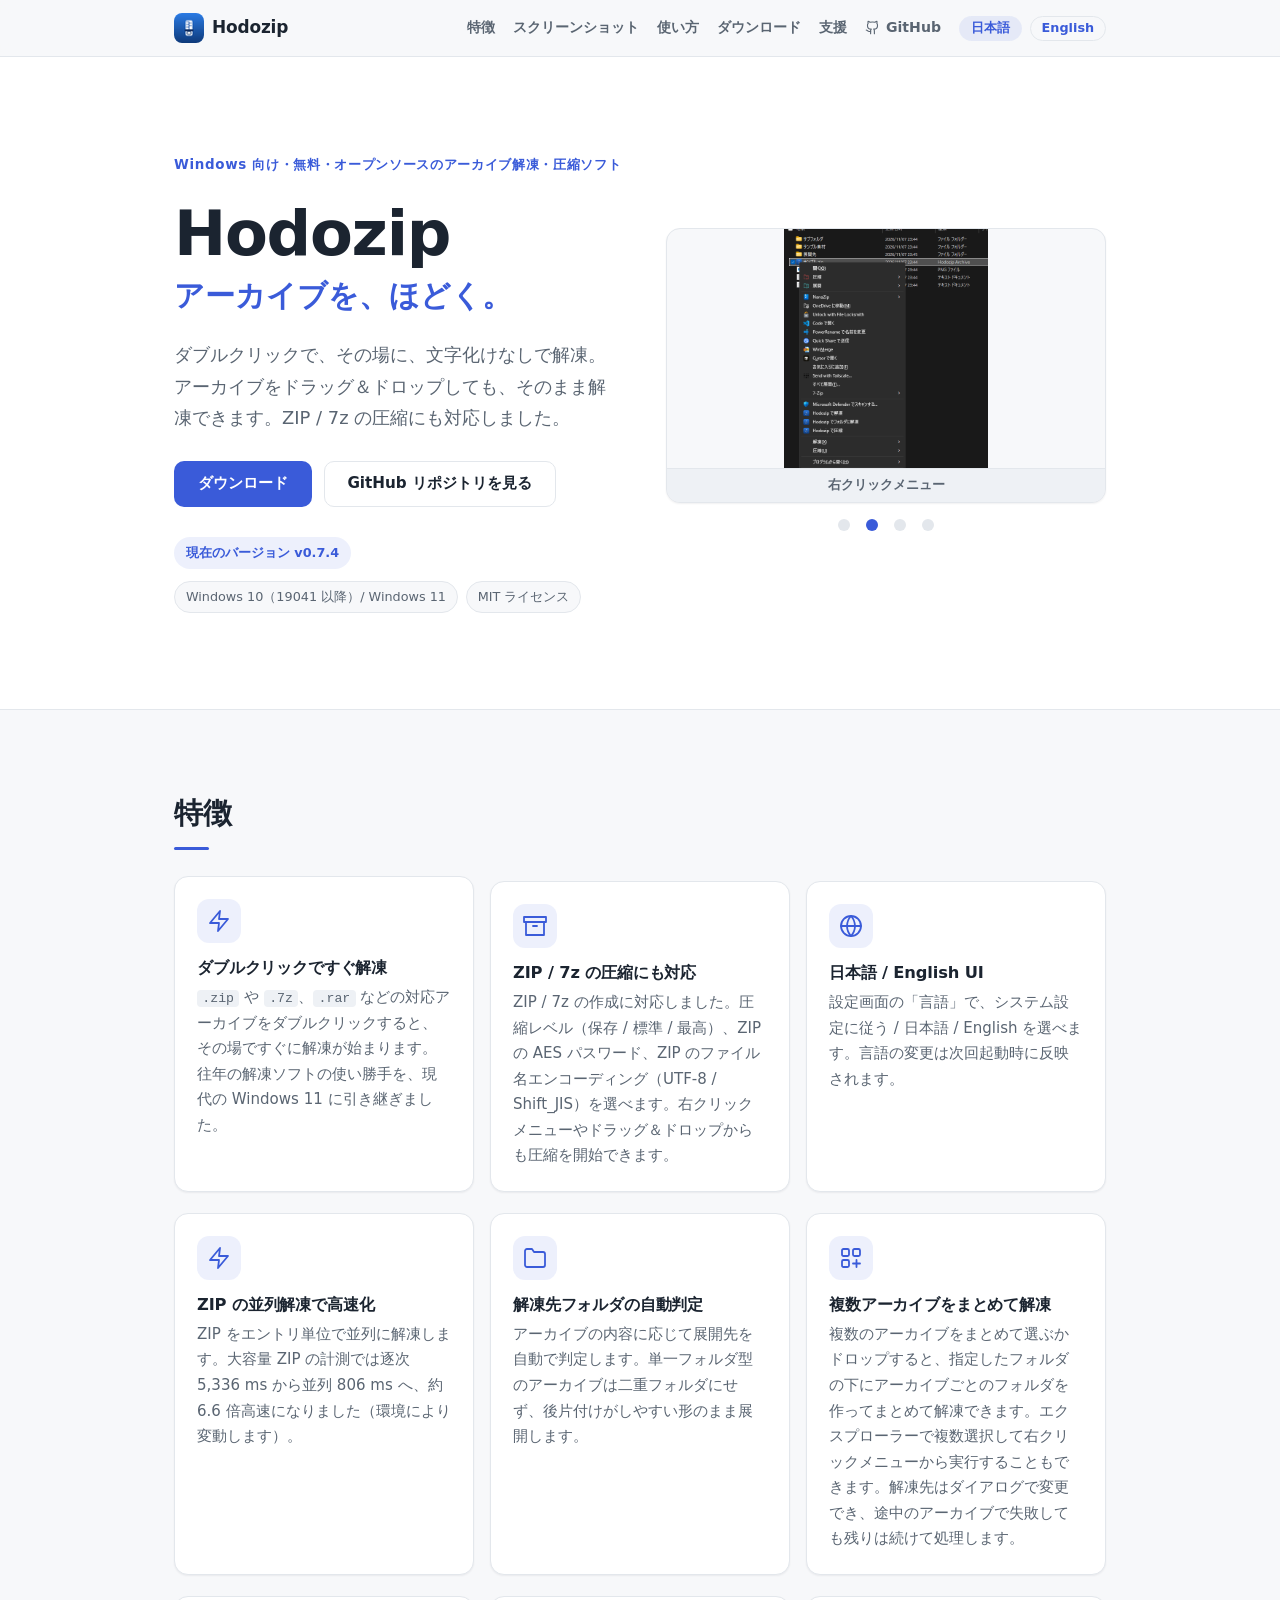
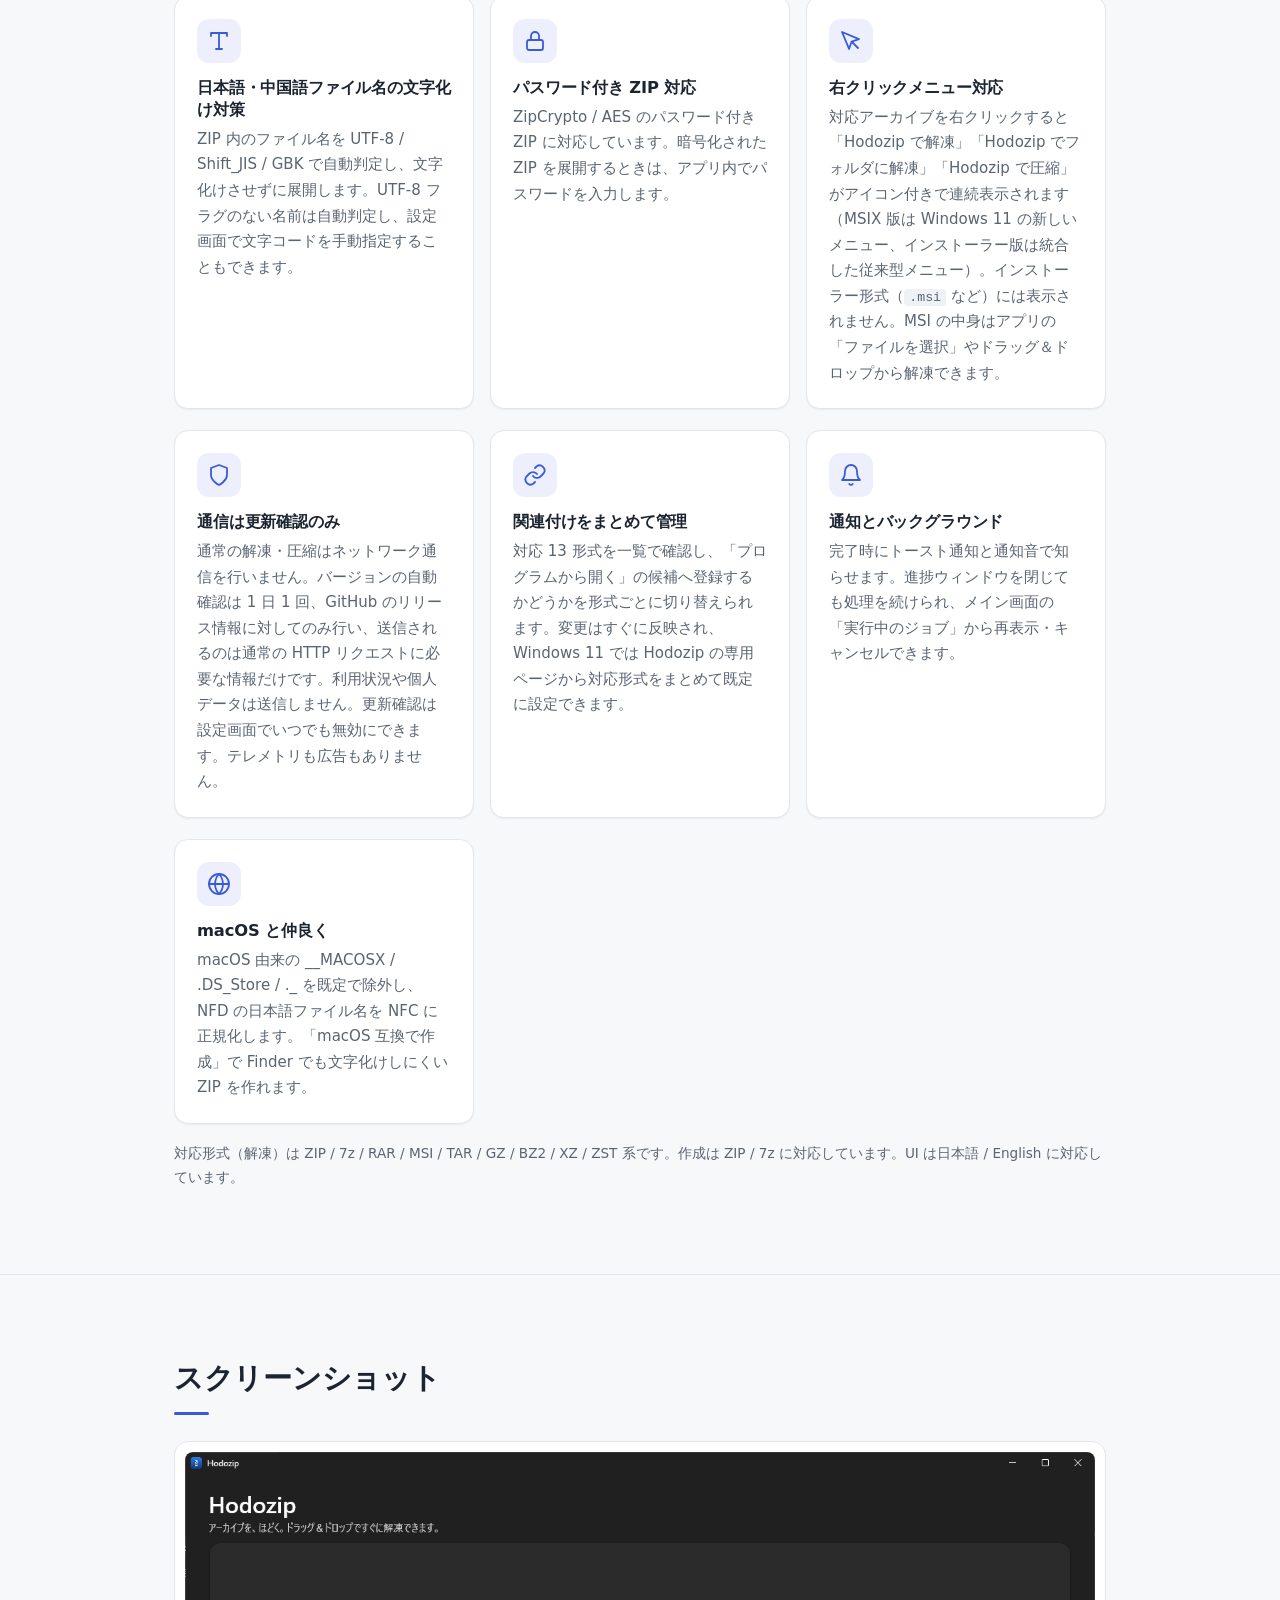
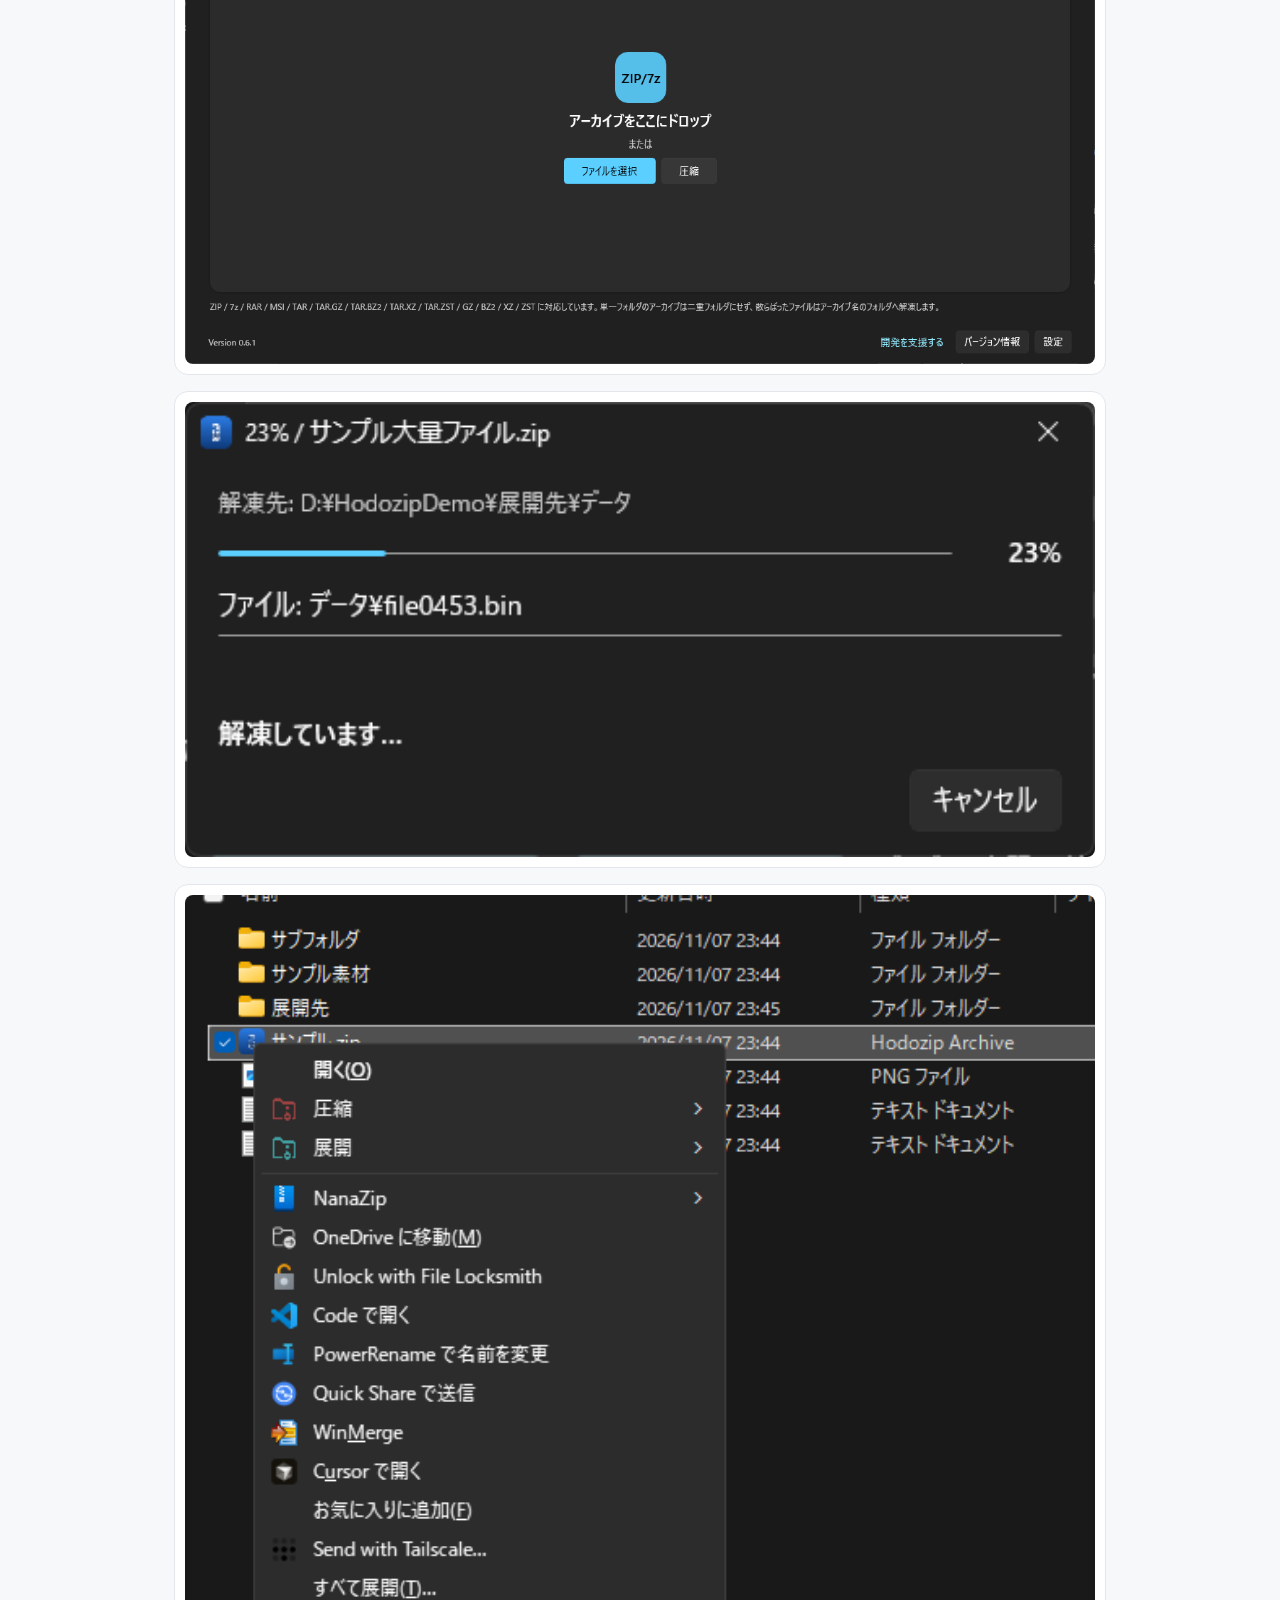
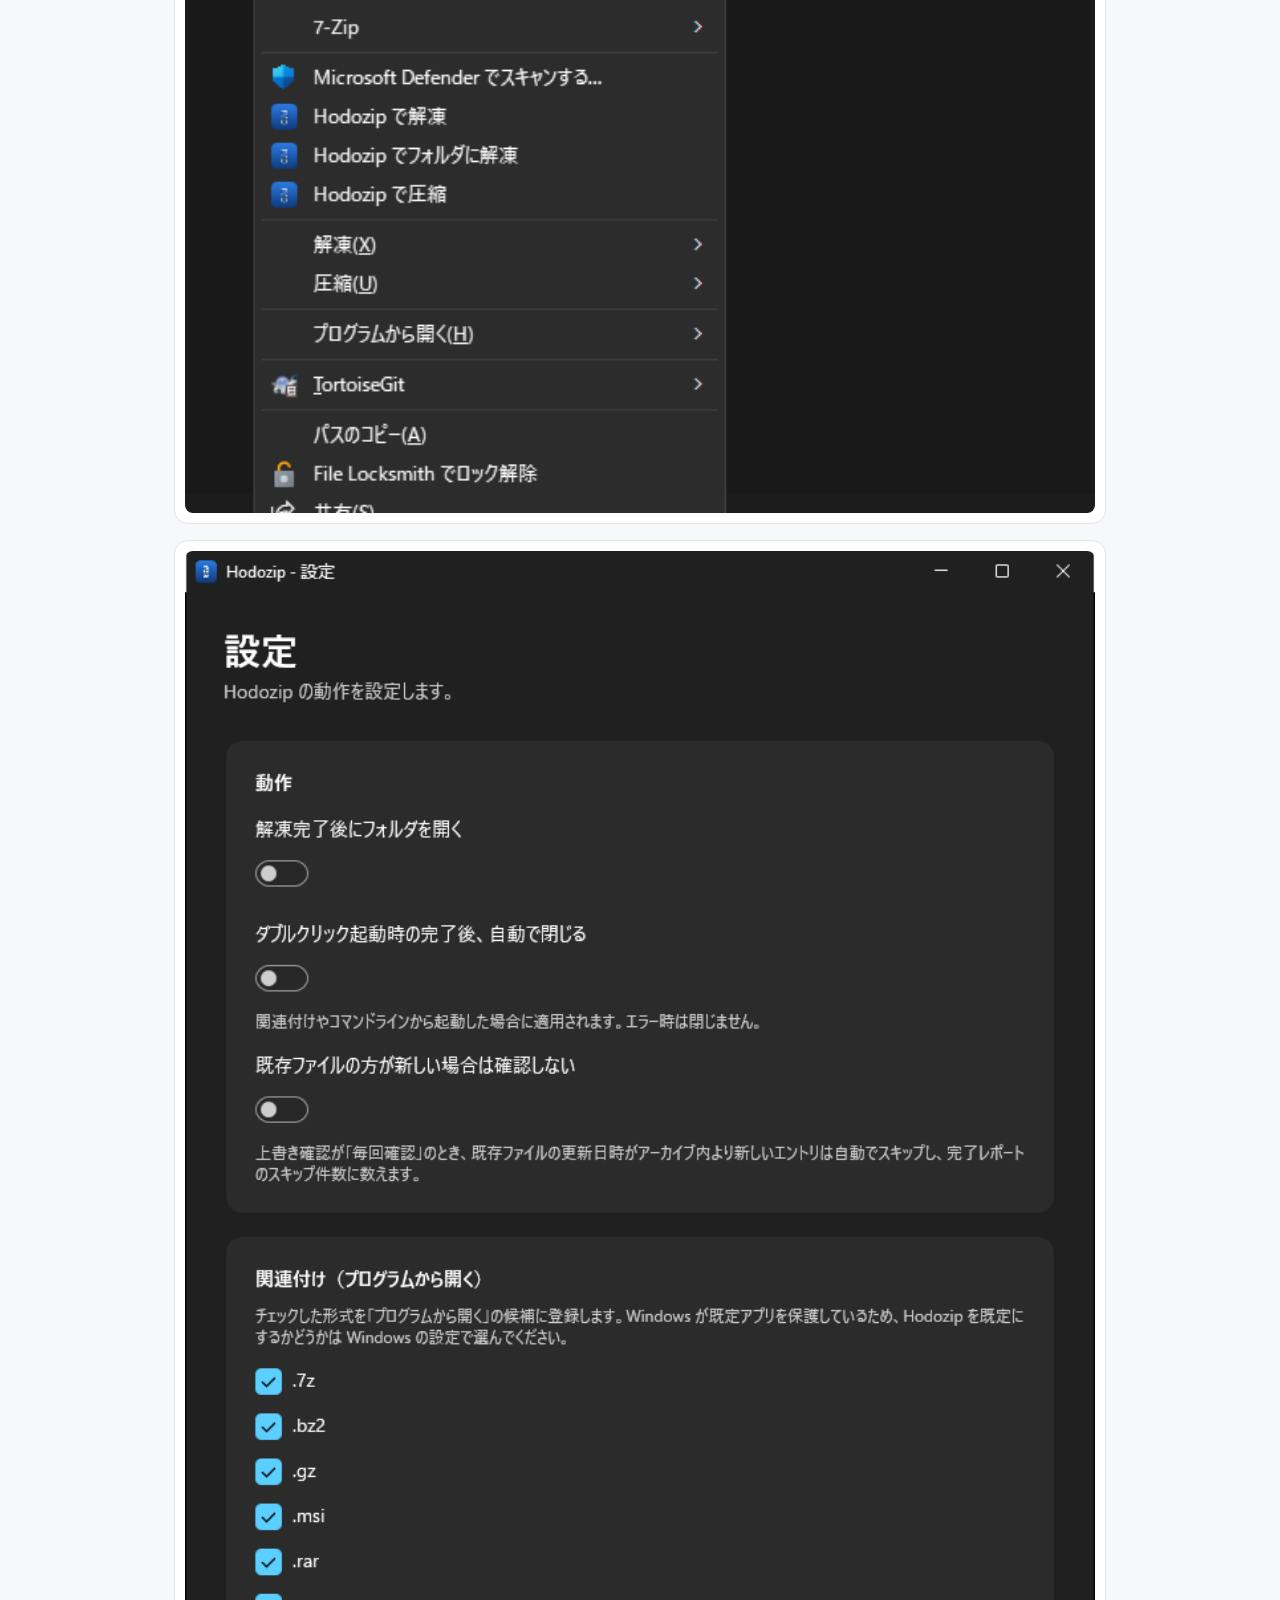
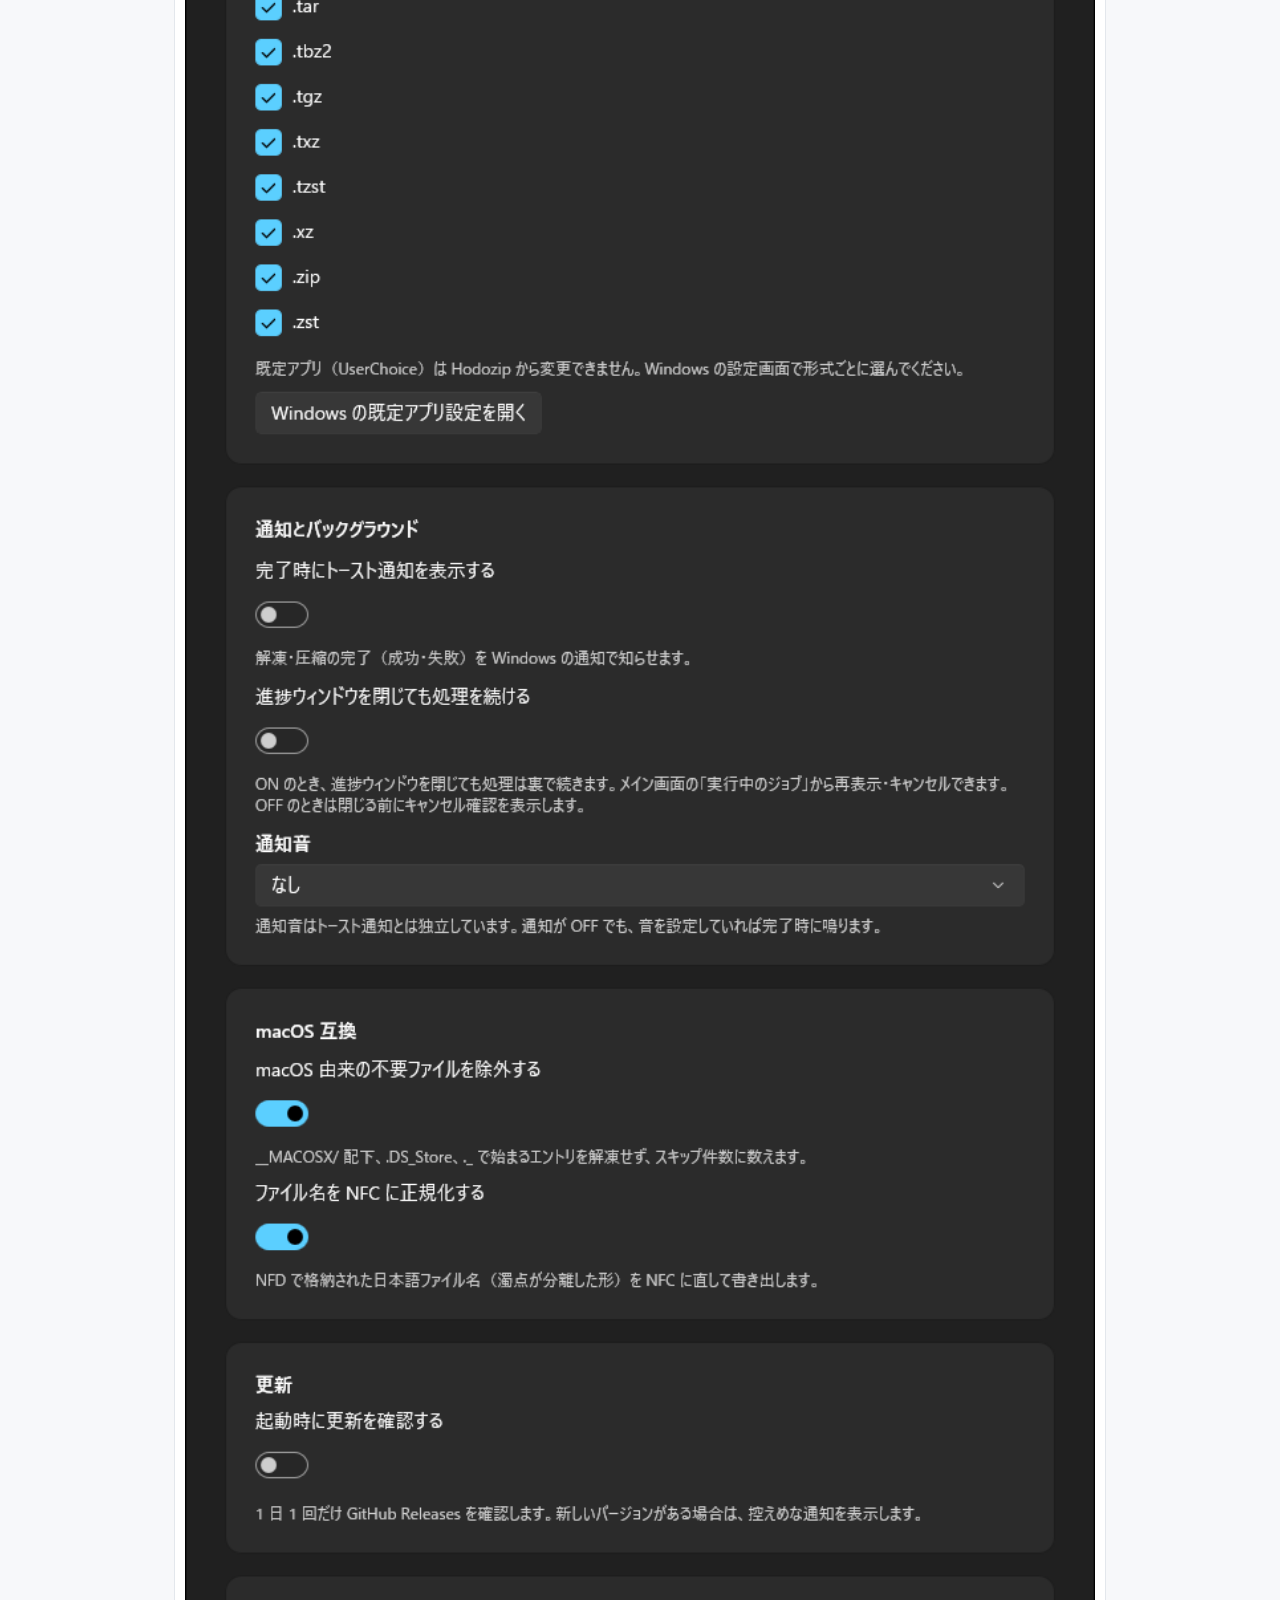
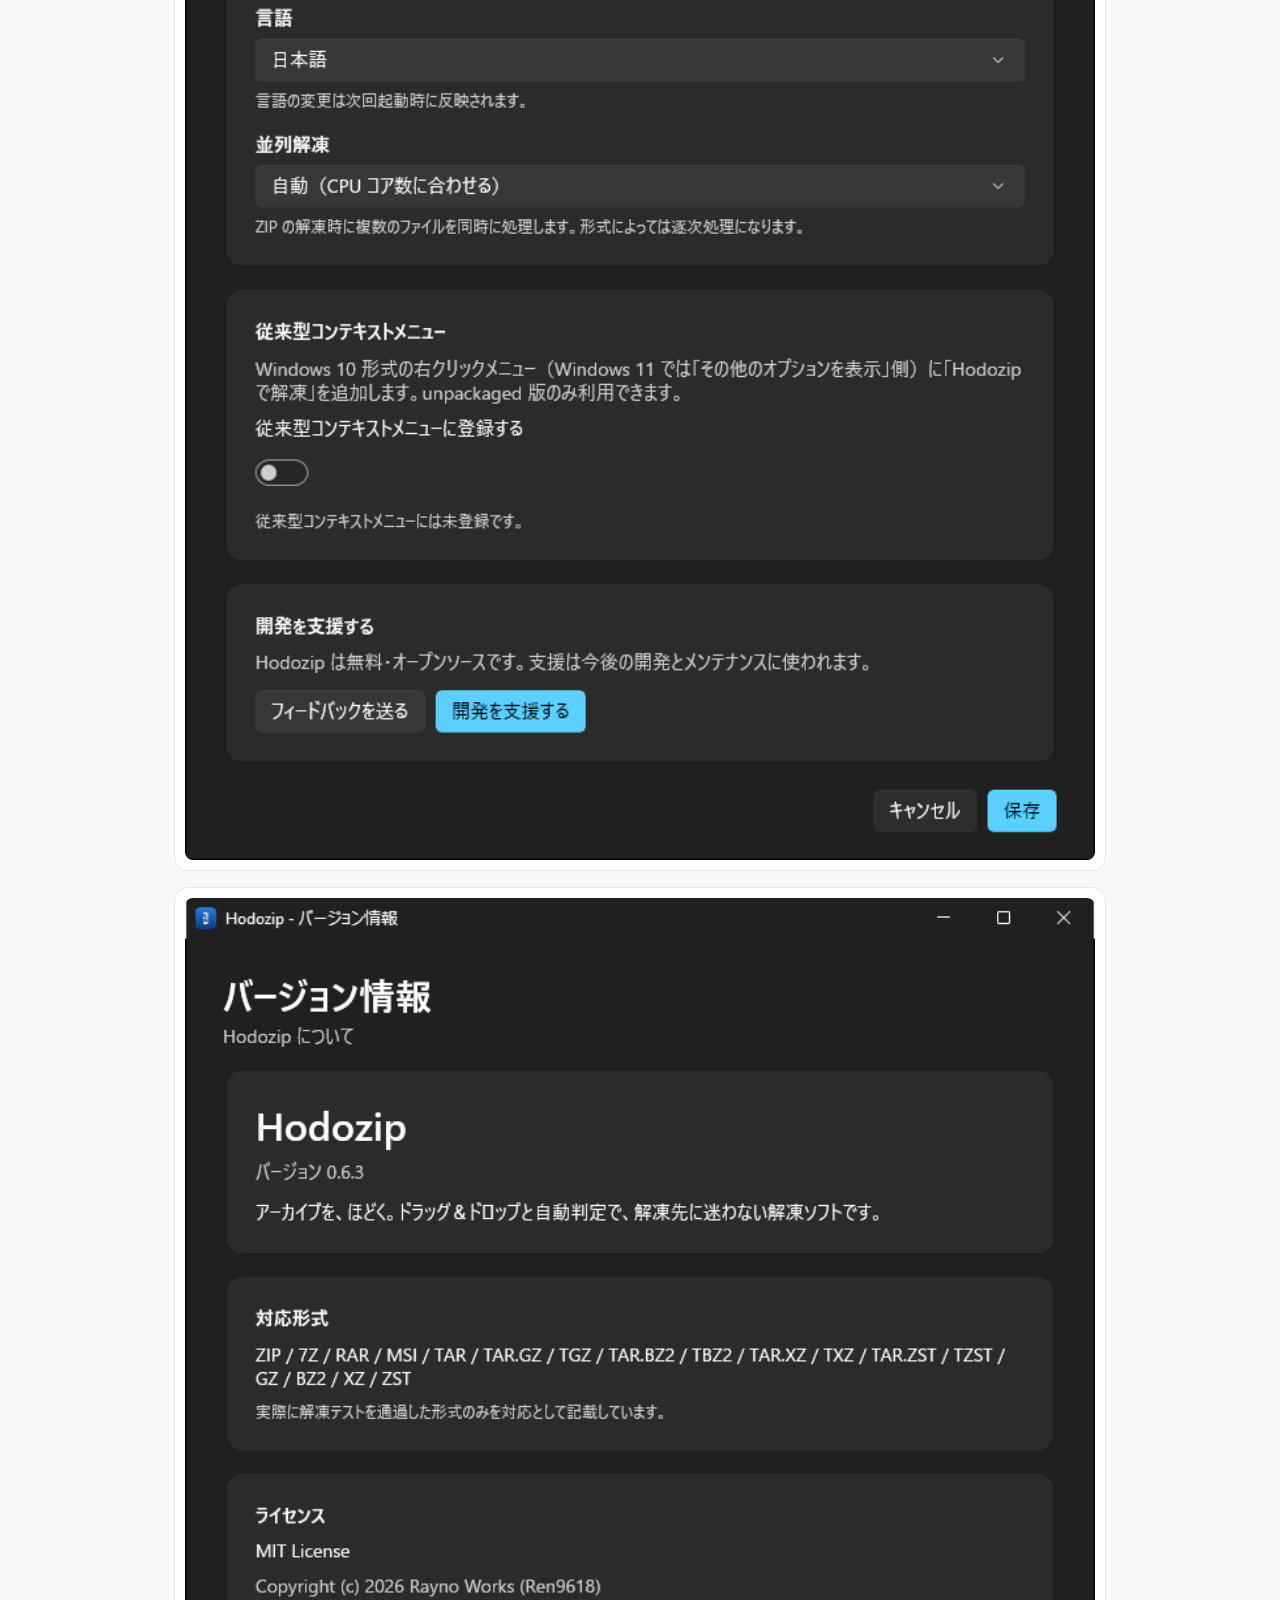
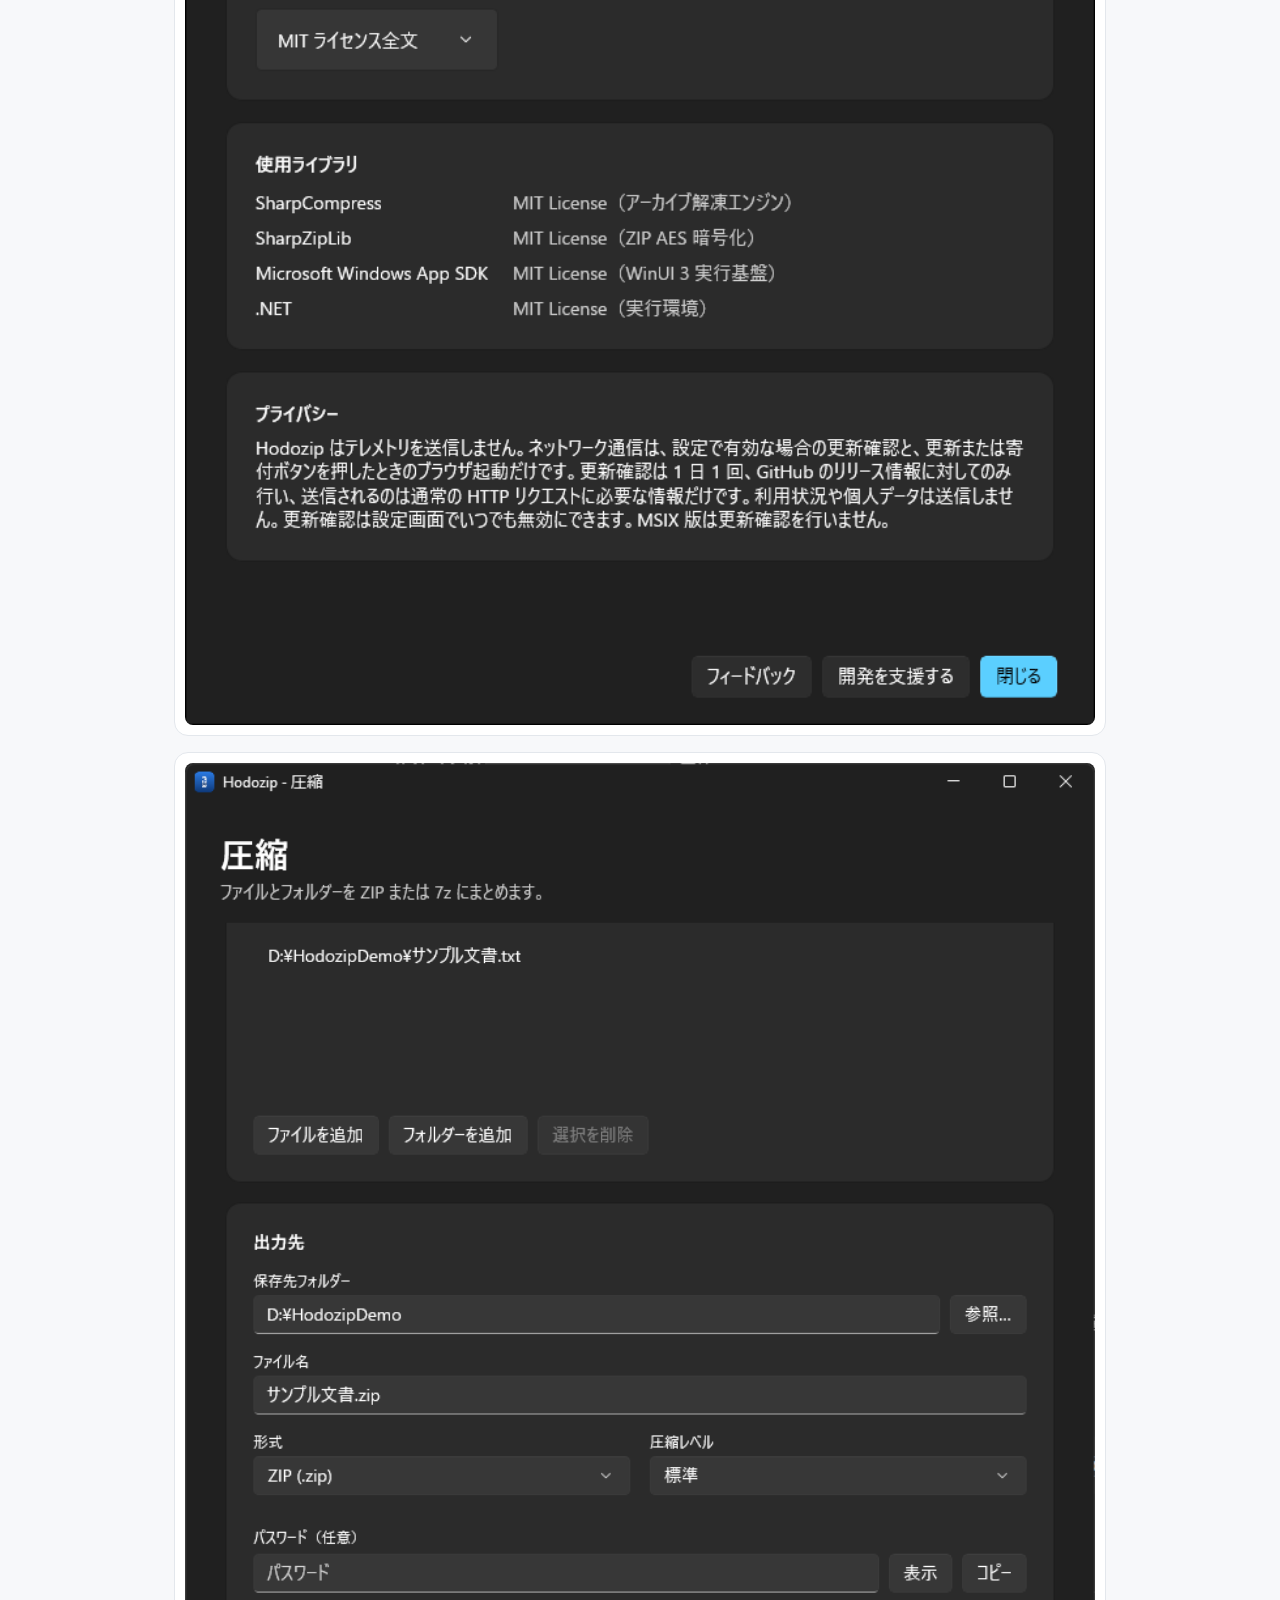
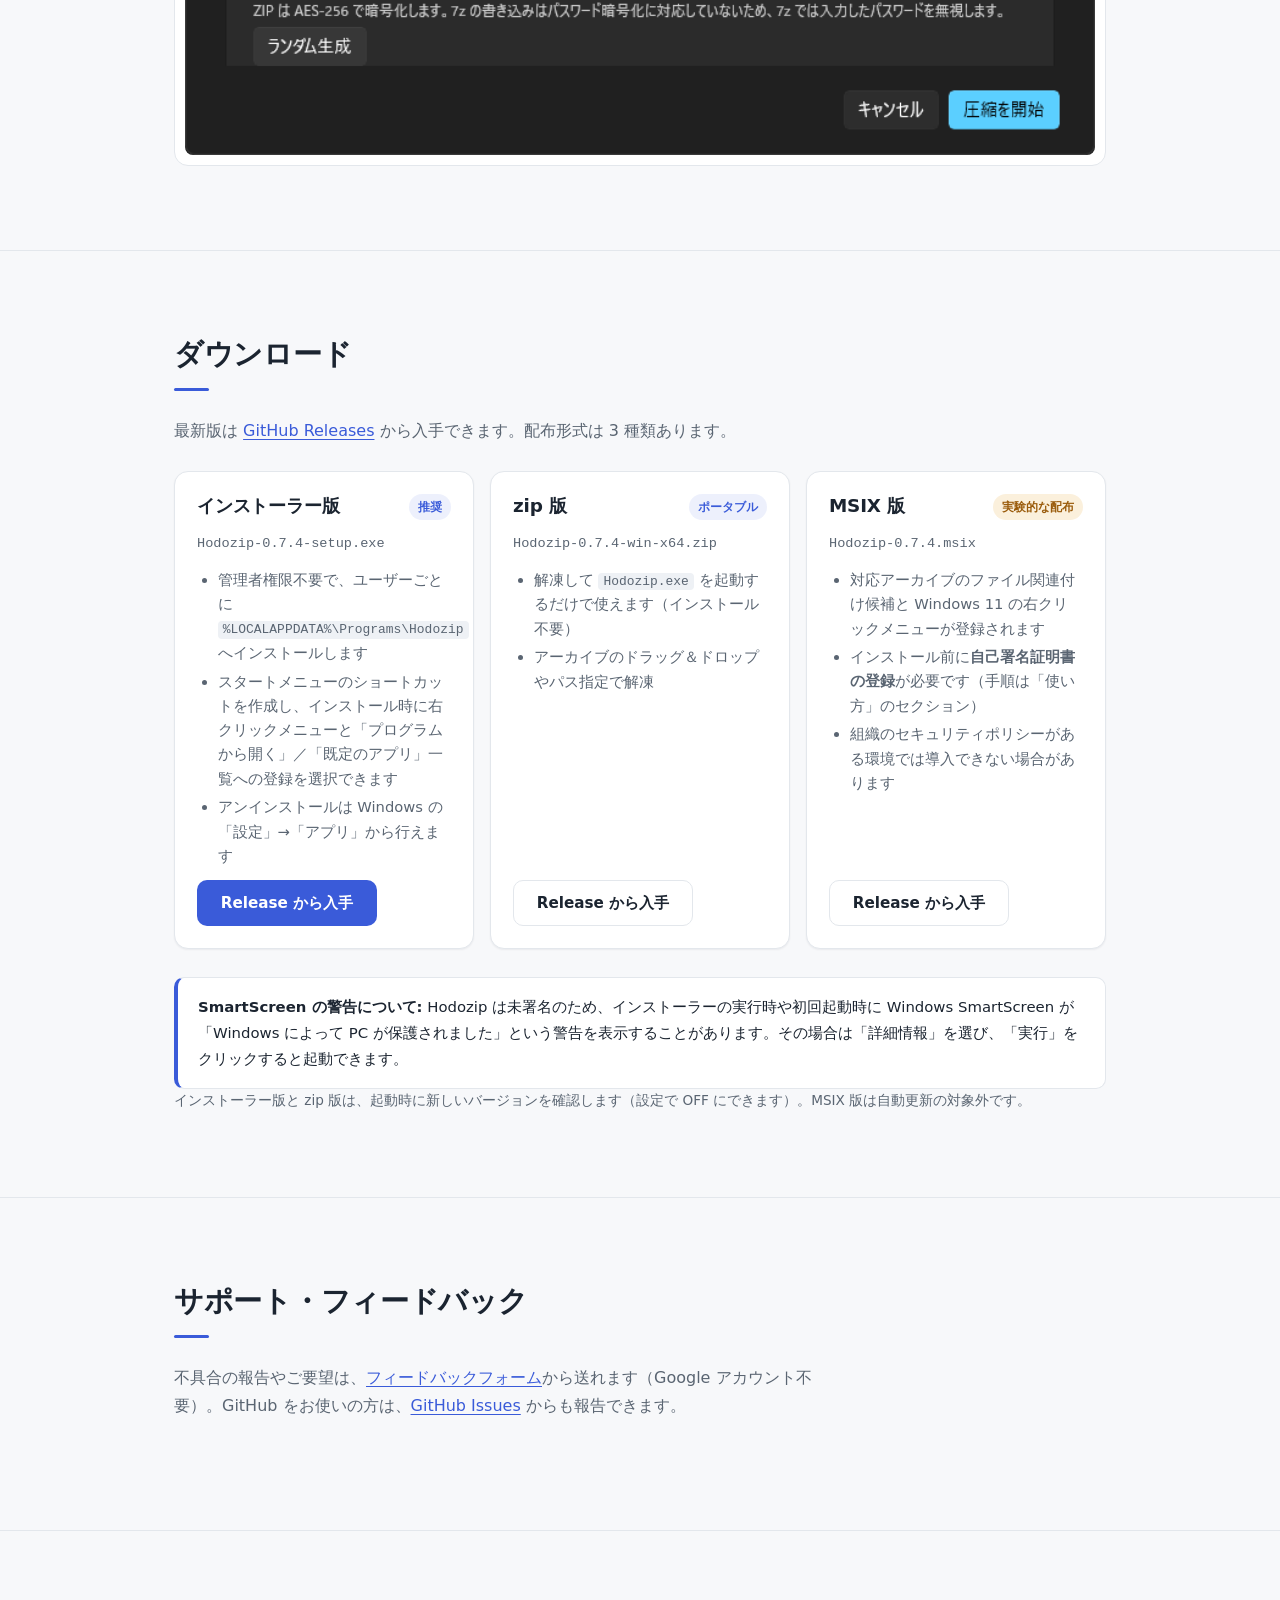
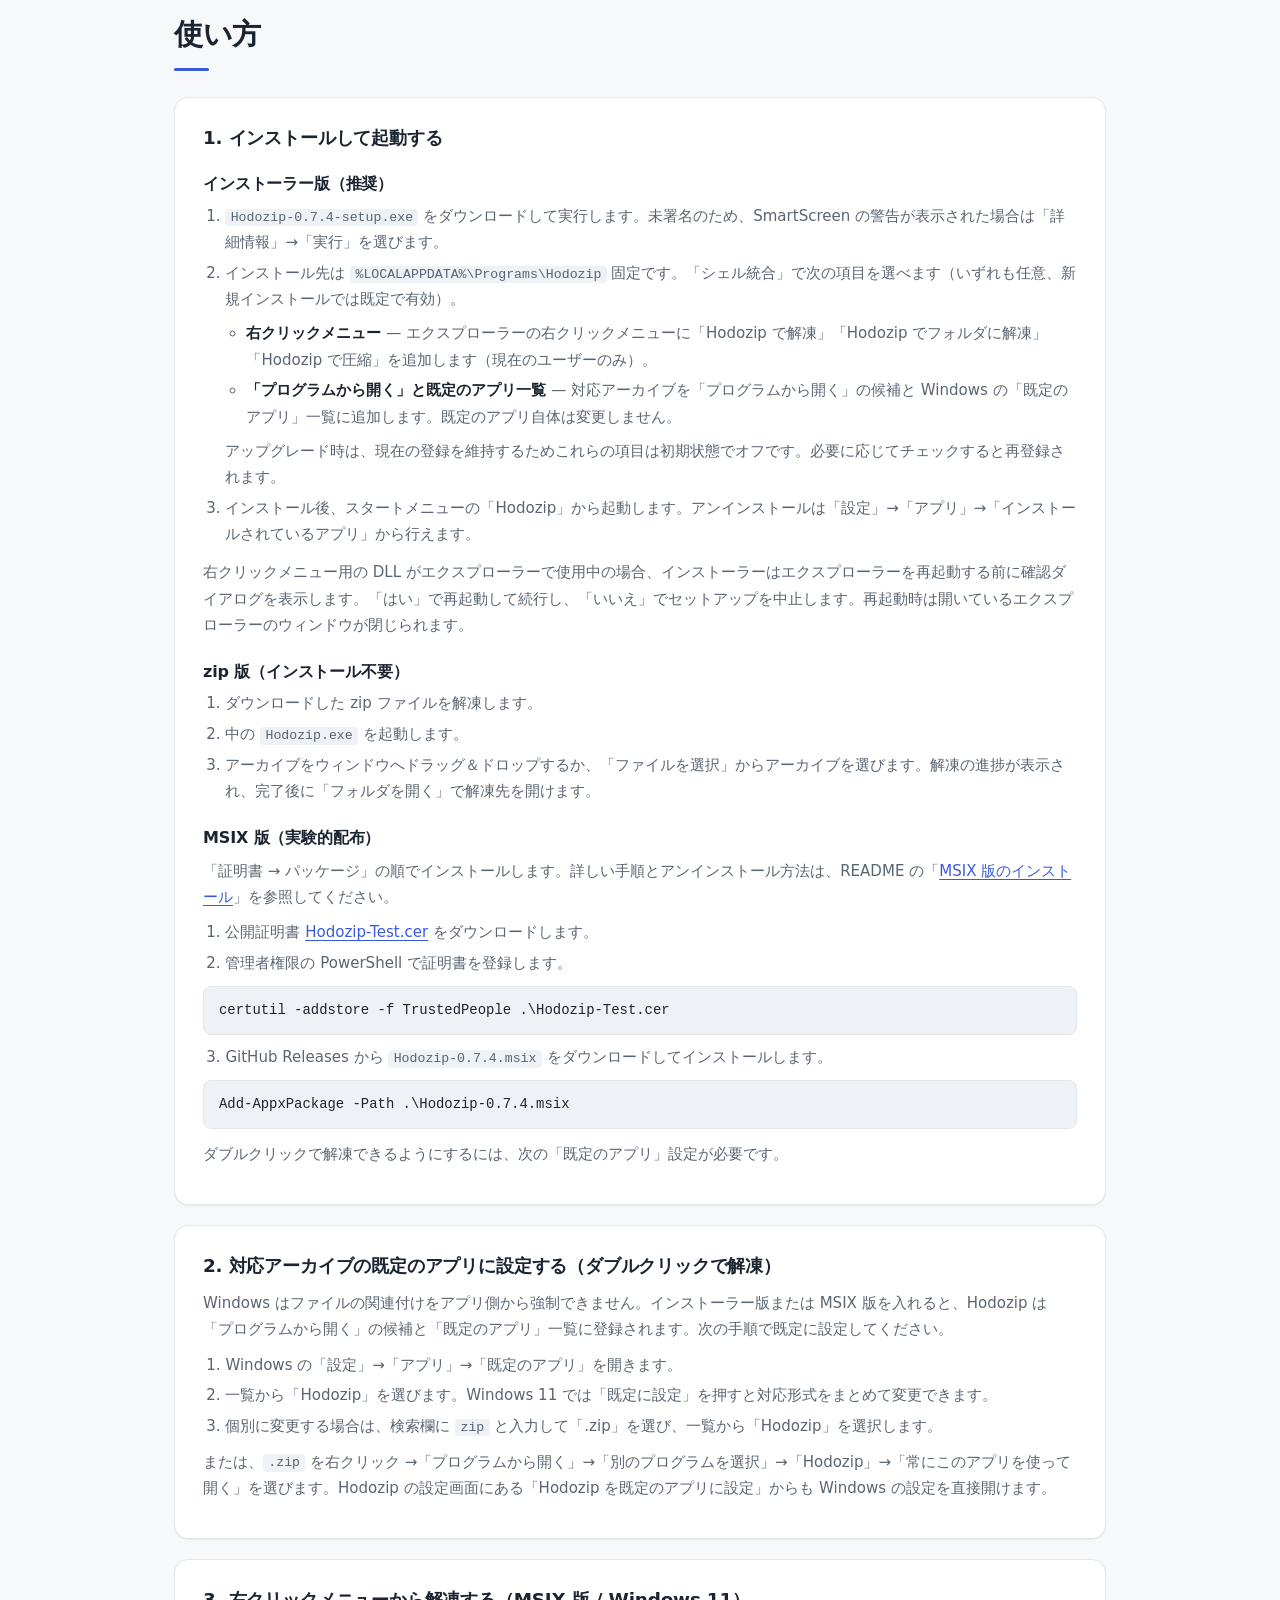
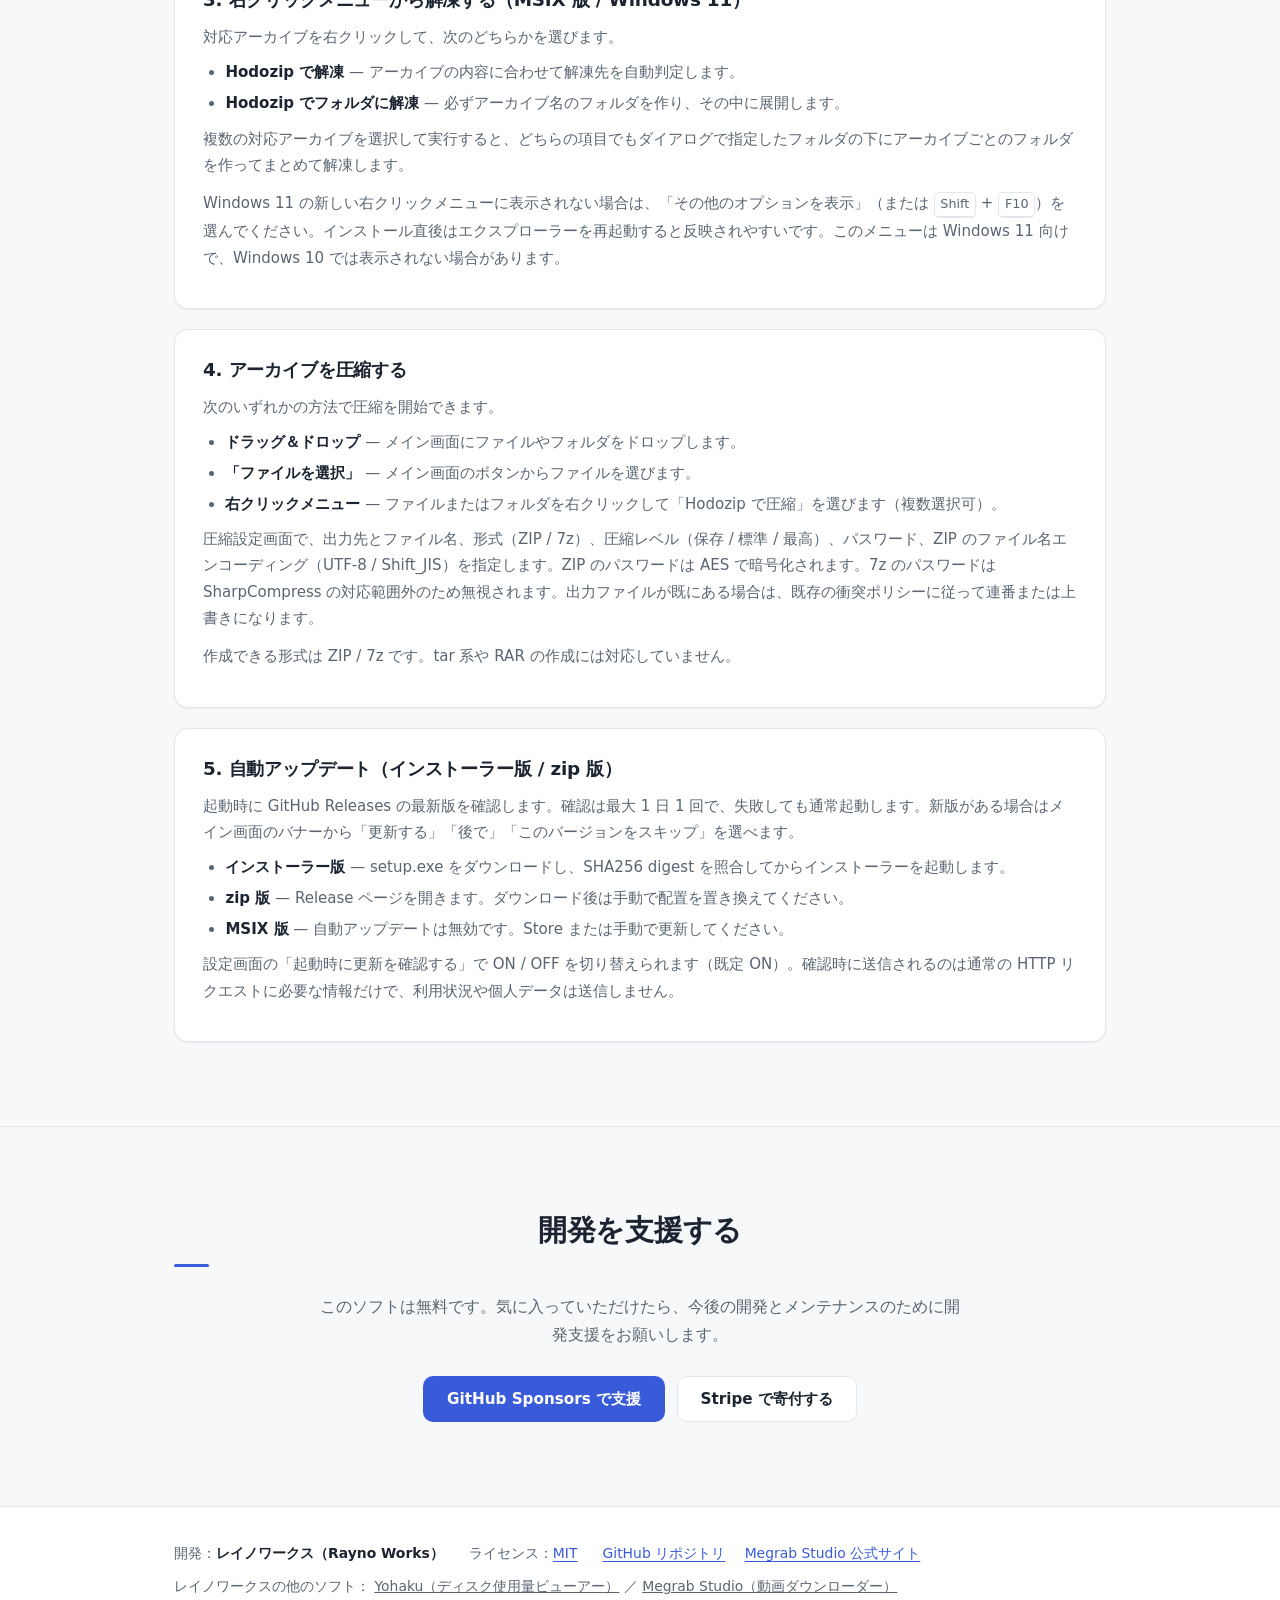
<file: docs/index.html>
<!DOCTYPE html>
<html lang="ja">
<head>
<meta charset="utf-8">
<meta name="viewport" content="width=device-width, initial-scale=1">
<meta name="color-scheme" content="light dark">
<title>Hodozip | アーカイブを、ほどく。Windows 向けアーカイブ解凍・圧縮ソフト</title>
<meta name="description" content="Hodozip は Windows 向けの無料・オープンソースのアーカイブ解凍・圧縮ソフト。ZIP / 7z / RAR / MSI などを解凍でき、ZIP / 7z の作成にも対応します。テレメトリなし・広告なし。更新確認は設定で OFF にできます。">
<meta name="google-site-verification" content="ZKp2IVrQhjrzaVAF2PiH8LKatHasBkUKiwv11c35H_Y">

<!-- OGP: og:image は実画像が用意できたら、この下に <meta property="og:image" content="画像の相対パス"> を追記する -->
<meta property="og:title" content="Hodozip | アーカイブを、ほどく。">
<meta property="og:description" content="Windows 向けの無料・オープンソースのアーカイブ解凍・圧縮ソフト。ZIP / 7z / RAR / MSI などを解凍でき、ZIP / 7z の作成にも対応します。">
<meta property="og:type" content="website">

<!-- favicon: exe に埋め込まれているアプリ アイコン（src/Hodozip/Assets/Hodozip.ico）を正本とする -->
<link rel="icon" href="favicon.ico" sizes="any">
<link rel="icon" type="image/png" sizes="32x32" href="icons/icon-32.png">
<link rel="icon" type="image/png" sizes="192x192" href="icons/icon-192.png">
<link rel="icon" type="image/png" sizes="512x512" href="icons/icon-512.png">
<link rel="apple-touch-icon" sizes="180x180" href="icons/apple-touch-icon.png">
<link rel="stylesheet" href="style.css">
<script src="js/hero-rotator.js" defer></script>
</head>
<body>

<!-- =========================================
     サイトヘッダー（sticky・言語切替はここに移設）
========================================= -->
<header class="site-header">
  <div class="container site-header-inner">
    <a class="site-brand" href="./">
      <img class="site-brand-icon" src="icons/icon-32.png" srcset="icons/icon-32.png 1x, icons/icon-192.png 2x" width="30" height="30" alt="Hodozip">
      Hodozip
    </a>
    <nav class="site-nav" aria-label="ページ内ナビゲーション">
      <a class="nav-features" href="#features">特徴</a>
      <a class="nav-screenshots" href="#screenshots">スクリーンショット</a>
      <a class="nav-howto" href="#howto">使い方</a>
      <a class="nav-download" href="#download">ダウンロード</a>
      <a class="nav-support" href="#support">支援</a>
      <a class="nav-github" href="https://github.com/Ren9618/Hodozip">
        <svg viewBox="0 0 24 24" aria-hidden="true"><path d="M15 22v-4a4.8 4.8 0 0 0-1-3.5c3 0 6-2 6-5.5.08-1.25-.27-2.48-1-3.5.28-1.15.28-2.35 0-3.5 0 0-1 0-3 1.5-2.64-.5-5.36-.5-8 0C6 2 5 2 5 2c-.3 1.15-.3 2.35 0 3.5A5.403 5.403 0 0 0 4 9c0 3.5 3 5.5 6 5.5-.39.49-.68 1.05-.85 1.65-.17.6-.22 1.23-.15 1.85v4"/><path d="M9 18c-4.51 2-5-2-7-2"/></svg>
        GitHub
      </a>
    </nav>
    <nav class="lang-switch" aria-label="言語">
      <span aria-current="page">日本語</span>
      <a href="en/" lang="en">English</a>
    </nav>
  </div>
</header>

<!-- =========================================
     ヒーロー
========================================= -->
<header class="hero">
  <div class="container hero-grid">
    <div class="hero-text">
      <p class="hero-eyebrow">Windows 向け・無料・オープンソースのアーカイブ解凍・圧縮ソフト</p>
      <h1 class="hero-title">Hodozip</h1>
      <p class="hero-tagline">アーカイブを、ほどく。</p>
      <p class="hero-lead">ダブルクリックで、その場に、文字化けなしで解凍。<br>
      アーカイブをドラッグ＆ドロップしても、そのまま解凍できます。ZIP / 7z の圧縮にも対応しました。</p>
      <div class="hero-actions">
        <a class="btn btn-primary" href="https://github.com/Ren9618/Hodozip/releases/latest">ダウンロード</a>
        <a class="btn btn-ghost" href="https://github.com/Ren9618/Hodozip">GitHub リポジトリを見る</a>
      </div>
      <ul class="hero-chips" aria-label="バージョンと動作環境">
        <li class="chip-accent">現在のバージョン v0.7.4</li>
        <li>Windows 10（19041 以降）/ Windows 11</li>
        <li>MIT ライセンス</li>
      </ul>
    </div>
    <figure class="hero-rot" aria-label="Hodozip の画面ギャラリー">
      <div class="hero-rot-frame">
        <img class="hero-rot-slide is-active" src="screenshots/main-window.png" width="1280" height="720" loading="eager" decoding="async" alt="Hodozip のメインウィンドウ。アーカイブをドロップして解凍できます。" data-caption="メイン画面">
        <img class="hero-rot-slide" src="screenshots/context-menu.png" width="560" height="750" loading="lazy" decoding="async" alt="エクスプローラーの右クリックメニューに連続表示された「Hodozip で解凍」「Hodozip でフォルダに解凍」「Hodozip で圧縮」。" data-caption="右クリックメニュー">
        <img class="hero-rot-slide" src="screenshots/progress.png" width="466" height="233" loading="lazy" decoding="async" alt="アーカイブを解凍している進捗ウィンドウ。" data-caption="解凍中">
        <img class="hero-rot-slide" src="screenshots/compression.png" width="746" height="813" loading="lazy" decoding="async" alt="圧縮ダイアログ。パスワード欄などが表示されています。" data-caption="圧縮ダイアログ">
        <figcaption class="hero-rot-caption" aria-live="polite">メイン画面</figcaption>
      </div>
      <div class="hero-rot-dots" role="group" aria-label="スクリーンショットを切り替える">
        <button type="button" class="hero-rot-dot is-active" aria-label="1枚目「メイン画面」を表示" aria-current="true"></button>
        <button type="button" class="hero-rot-dot" aria-label="2枚目「右クリックメニュー」を表示"></button>
        <button type="button" class="hero-rot-dot" aria-label="3枚目「解凍中」を表示"></button>
        <button type="button" class="hero-rot-dot" aria-label="4枚目「圧縮ダイアログ」を表示"></button>
      </div>
    </figure>
  </div>
</header>

<main>

<!-- =========================================
     特徴
========================================= -->
<section class="section" id="features">
  <div class="container">
    <h2 class="section-title">特徴</h2>
    <ul class="feature-grid">
      <li class="card feature">
        <span class="feature-icon" aria-hidden="true">
          <svg viewBox="0 0 24 24"><path d="M13 2 3 14h9l-1 8 10-12h-9l1-8Z"/></svg>
        </span>
        <h3>ダブルクリックですぐ解凍</h3>
        <p><code>.zip</code> や <code>.7z</code>、<code>.rar</code> などの対応アーカイブをダブルクリックすると、その場ですぐに解凍が始まります。往年の解凍ソフトの使い勝手を、現代の Windows 11 に引き継ぎました。</p>
      </li>
      <li class="card feature">
        <span class="feature-icon" aria-hidden="true">
          <svg viewBox="0 0 24 24"><path d="M21 8v13H3V8"/><path d="M1 3h22v5H1z"/><path d="M10 12h4"/></svg>
        </span>
        <h3>ZIP / 7z の圧縮にも対応</h3>
        <p>ZIP / 7z の作成に対応しました。圧縮レベル（保存 / 標準 / 最高）、ZIP の AES パスワード、ZIP のファイル名エンコーディング（UTF-8 / Shift_JIS）を選べます。右クリックメニューやドラッグ＆ドロップからも圧縮を開始できます。</p>
      </li>
      <li class="card feature">
        <span class="feature-icon" aria-hidden="true">
          <svg viewBox="0 0 24 24"><circle cx="12" cy="12" r="10"/><path d="M2 12h20"/><path d="M12 2a15.3 15.3 0 0 1 4 10 15.3 15.3 0 0 1-4 10 15.3 15.3 0 0 1-4-10 15.3 15.3 0 0 1 4-10z"/></svg>
        </span>
        <h3>日本語 / English UI</h3>
        <p>設定画面の「言語」で、システム設定に従う / 日本語 / English を選べます。言語の変更は次回起動時に反映されます。</p>
      </li>
      <li class="card feature">
        <span class="feature-icon" aria-hidden="true">
          <svg viewBox="0 0 24 24"><path d="M13 2 3 14h9l-1 8 10-12h-9l1-8Z"/></svg>
        </span>
        <h3>ZIP の並列解凍で高速化</h3>
        <p>ZIP をエントリ単位で並列に解凍します。大容量 ZIP の計測では逐次 5,336 ms から並列 806 ms へ、約 6.6 倍高速になりました（環境により変動します）。</p>
      </li>
      <li class="card feature">
        <span class="feature-icon" aria-hidden="true">
          <svg viewBox="0 0 24 24"><path d="M22 19a2 2 0 0 1-2 2H4a2 2 0 0 1-2-2V5a2 2 0 0 1 2-2h5l2 3h9a2 2 0 0 1 2 2z"/></svg>
        </span>
        <h3>解凍先フォルダの自動判定</h3>
        <p>アーカイブの内容に応じて展開先を自動で判定します。単一フォルダ型のアーカイブは二重フォルダにせず、後片付けがしやすい形のまま展開します。</p>
      </li>
      <li class="card feature">
        <span class="feature-icon" aria-hidden="true">
          <svg viewBox="0 0 24 24"><rect x="3" y="3" width="7" height="7" rx="1.5"/><rect x="14" y="3" width="7" height="7" rx="1.5"/><rect x="3" y="14" width="7" height="7" rx="1.5"/><path d="M14 17.5h7"/><path d="M17.5 14v7"/></svg>
        </span>
        <h3>複数アーカイブをまとめて解凍</h3>
        <p>複数のアーカイブをまとめて選ぶかドロップすると、指定したフォルダの下にアーカイブごとのフォルダを作ってまとめて解凍できます。エクスプローラーで複数選択して右クリックメニューから実行することもできます。解凍先はダイアログで変更でき、途中のアーカイブで失敗しても残りは続けて処理します。</p>
      </li>
      <li class="card feature">
        <span class="feature-icon" aria-hidden="true">
          <svg viewBox="0 0 24 24"><polyline points="4 7 4 4 20 4 20 7"/><line x1="9" y1="20" x2="15" y2="20"/><line x1="12" y1="4" x2="12" y2="20"/></svg>
        </span>
        <h3>日本語・中国語ファイル名の文字化け対策</h3>
        <p>ZIP 内のファイル名を UTF-8 / Shift_JIS / GBK で自動判定し、文字化けさせずに展開します。UTF-8 フラグのない名前は自動判定し、設定画面で文字コードを手動指定することもできます。</p>
      </li>
      <li class="card feature">
        <span class="feature-icon" aria-hidden="true">
          <svg viewBox="0 0 24 24"><rect x="4" y="11" width="16" height="10" rx="2"/><path d="M8 11V7a4 4 0 0 1 8 0v4"/></svg>
        </span>
        <h3>パスワード付き ZIP 対応</h3>
        <p>ZipCrypto / AES のパスワード付き ZIP に対応しています。暗号化された ZIP を展開するときは、アプリ内でパスワードを入力します。</p>
      </li>
      <li class="card feature">
        <span class="feature-icon" aria-hidden="true">
          <svg viewBox="0 0 24 24"><path d="M3 3l7.07 16.97 2.51-7.39 7.39-2.51L3 3z"/><path d="M13 13l6 6"/></svg>
        </span>
        <h3>右クリックメニュー対応</h3>
        <p>対応アーカイブを右クリックすると「Hodozip で解凍」「Hodozip でフォルダに解凍」「Hodozip で圧縮」がアイコン付きで連続表示されます（MSIX 版は Windows 11 の新しいメニュー、インストーラー版は統合した従来型メニュー）。インストーラー形式（<code>.msi</code> など）には表示されません。MSI の中身はアプリの「ファイルを選択」やドラッグ＆ドロップから解凍できます。</p>
      </li>
      <li class="card feature">
        <span class="feature-icon" aria-hidden="true">
          <svg viewBox="0 0 24 24"><path d="M12 22s8-4 8-10V5l-8-3-8 3v7c0 6 8 10 8 10z"/></svg>
        </span>
        <h3>通信は更新確認のみ</h3>
        <p>通常の解凍・圧縮はネットワーク通信を行いません。バージョンの自動確認は 1 日 1 回、GitHub のリリース情報に対してのみ行い、送信されるのは通常の HTTP リクエストに必要な情報だけです。利用状況や個人データは送信しません。更新確認は設定画面でいつでも無効にできます。テレメトリも広告もありません。</p>
      </li>
      <li class="card feature">
        <span class="feature-icon" aria-hidden="true">
          <svg viewBox="0 0 24 24"><path d="M10 13a5 5 0 0 0 7.5.5l3-3a5 5 0 0 0-7-7l-1.5 1.5"/><path d="M14 11a5 5 0 0 0-7.5-.5l-3 3a5 5 0 0 0 7 7l1.5-1.5"/></svg>
        </span>
        <h3>関連付けをまとめて管理</h3>
        <p>対応 13 形式を一覧で確認し、「プログラムから開く」の候補へ登録するかどうかを形式ごとに切り替えられます。変更はすぐに反映され、Windows 11 では Hodozip の専用ページから対応形式をまとめて既定に設定できます。</p>
      </li>
      <li class="card feature">
        <span class="feature-icon" aria-hidden="true">
          <svg viewBox="0 0 24 24"><path d="M18 8a6 6 0 0 0-12 0c0 7-3 9-3 9h18s-3-2-3-9"/><path d="M13.7 21a2 2 0 0 1-3.4 0"/></svg>
        </span>
        <h3>通知とバックグラウンド</h3>
        <p>完了時にトースト通知と通知音で知らせます。進捗ウィンドウを閉じても処理を続けられ、メイン画面の「実行中のジョブ」から再表示・キャンセルできます。</p>
      </li>
      <li class="card feature">
        <span class="feature-icon" aria-hidden="true">
          <svg viewBox="0 0 24 24"><circle cx="12" cy="12" r="10"/><path d="M2 12h20"/><path d="M12 2a15.3 15.3 0 0 1 4 10 15.3 15.3 0 0 1-4 10 15.3 15.3 0 0 1-4-10 15.3 15.3 0 0 1 4-10z"/></svg>
        </span>
        <h3>macOS と仲良く</h3>
        <p>macOS 由来の __MACOSX / .DS_Store / ._ を既定で除外し、NFD の日本語ファイル名を NFC に正規化します。「macOS 互換で作成」で Finder でも文字化けしにくい ZIP を作れます。</p>
      </li>
    </ul>
    <p class="note features-note">対応形式（解凍）は ZIP / 7z / RAR / MSI / TAR / GZ / BZ2 / XZ / ZST 系です。作成は ZIP / 7z に対応しています。UI は日本語 / English に対応しています。</p>
  </div>
</section>

<!-- =========================================
     スクリーンショット（実機撮影: v0.6.3）
========================================= -->
<section class="section" id="screenshots">
  <div class="container">
    <h2 class="section-title">スクリーンショット</h2>
    <figure class="shot-frame has-image">
      <img class="shot" src="screenshots/main-window.png" width="1280" height="720"
           alt="Hodozip のメインウィンドウ。アーカイブをここにドロップするか、ファイルを選択して解凍できます。" loading="lazy">
    </figure>
    <figure class="shot-frame has-image" style="margin-top: 16px;">
      <img class="shot" src="screenshots/progress.png" width="466" height="233"
           alt="大きなアーカイブを解凍している進捗ウィンドウ。全体とファイルの進捗率、解凍先が表示されています。" loading="lazy">
    </figure>
    <figure class="shot-frame has-image" style="margin-top: 16px;">
      <img class="shot" src="screenshots/context-menu.png" width="560" height="750"
           alt="エクスプローラーの右クリックメニューに、アイコン付きで連続表示された「Hodozip で解凍」「Hodozip でフォルダに解凍」「Hodozip で圧縮」。" loading="lazy">
    </figure>
    <figure class="shot-frame has-image" style="margin-top: 16px;">
      <img class="shot" src="screenshots/settings.png" width="686" height="2645"
           alt="設定画面の下半分。関連付けマネージャ（13 形式のチェック一覧）や通知・言語などの設定に加えて、末尾の「開発を支援する」カードに「フィードバックを送る」ボタンが並んでいます。" loading="lazy">
    </figure>
    <figure class="shot-frame has-image" style="margin-top: 16px;">
      <img class="shot" src="screenshots/about.png" width="697" height="1093"
           alt="バージョン情報画面。バージョン 0.6.3・対応形式・ライセンスに加えて、画面下部に「フィードバック」と「開発を支援する」ボタンが表示されています。" loading="lazy">
    </figure>
    <figure class="shot-frame has-image" style="margin-top: 16px;">
      <img class="shot" src="screenshots/compression.png" width="746" height="813"
           alt="圧縮ダイアログ。パスワード欄、表示・コピー、ランダム生成ボタンが表示されています。" loading="lazy">
    </figure>
  </div>
</section>

<!-- =========================================
     ダウンロード
========================================= -->
<section class="section" id="download">
  <div class="container">
    <h2 class="section-title">ダウンロード</h2>
    <p class="section-lead">最新版は <a class="inline-link" href="https://github.com/Ren9618/Hodozip/releases/latest">GitHub Releases</a> から入手できます。配布形式は 3 種類あります。</p>
    <div class="dl-grid">
      <article class="card dl-card">
        <div class="dl-head">
          <h3>インストーラー版</h3>
          <span class="badge">推奨</span>
        </div>
        <p class="dl-file">Hodozip-0.7.4-setup.exe</p>
        <ul class="dl-list">
          <li>管理者権限不要で、ユーザーごとに <code>%LOCALAPPDATA%\Programs\Hodozip</code> へインストールします</li>
          <li>スタートメニューのショートカットを作成し、インストール時に右クリックメニューと「プログラムから開く」／「既定のアプリ」一覧への登録を選択できます</li>
          <li>アンインストールは Windows の「設定」→「アプリ」から行えます</li>
        </ul>
        <a class="btn btn-primary" href="https://github.com/Ren9618/Hodozip/releases/latest">Release から入手</a>
      </article>
      <article class="card dl-card">
        <div class="dl-head">
          <h3>zip 版</h3>
          <span class="badge">ポータブル</span>
        </div>
        <p class="dl-file">Hodozip-0.7.4-win-x64.zip</p>
        <ul class="dl-list">
          <li>解凍して <code>Hodozip.exe</code> を起動するだけで使えます（インストール不要）</li>
          <li>アーカイブのドラッグ＆ドロップやパス指定で解凍</li>
        </ul>
        <a class="btn btn-ghost" href="https://github.com/Ren9618/Hodozip/releases/latest">Release から入手</a>
      </article>
      <article class="card dl-card">
        <div class="dl-head">
          <h3>MSIX 版</h3>
          <span class="badge badge-warn">実験的な配布</span>
        </div>
        <p class="dl-file">Hodozip-0.7.4.msix</p>
        <ul class="dl-list">
          <li>対応アーカイブのファイル関連付け候補と Windows 11 の右クリックメニューが登録されます</li>
          <li>インストール前に<strong>自己署名証明書の登録</strong>が必要です（手順は「使い方」のセクション）</li>
          <li>組織のセキュリティポリシーがある環境では導入できない場合があります</li>
        </ul>
        <a class="btn btn-ghost" href="https://github.com/Ren9618/Hodozip/releases/latest">Release から入手</a>
      </article>
    </div>
    <aside class="callout">
      <p><strong>SmartScreen の警告について:</strong> Hodozip は未署名のため、インストーラーの実行時や初回起動時に Windows SmartScreen が「Windows によって PC が保護されました」という警告を表示することがあります。その場合は「詳細情報」を選び、「実行」をクリックすると起動できます。</p>
    </aside>
    <p class="note">インストーラー版と zip 版は、起動時に新しいバージョンを確認します（設定で OFF にできます）。MSIX 版は自動更新の対象外です。</p>
  </div>
</section>

<!-- =========================================
     サポート・フィードバック
========================================= -->
<section class="section" id="feedback">
  <div class="container">
    <h2 class="section-title">サポート・フィードバック</h2>
    <p class="section-lead">不具合の報告やご要望は、<a class="inline-link" href="https://docs.google.com/forms/d/e/1FAIpQLScFpnTH8fFGBcCQfoNoN7O-mGnPb1u8aLhShMMQZ8uFLxQ9GQ/viewform">フィードバックフォーム</a>から送れます（Google アカウント不要）。GitHub をお使いの方は、<a class="inline-link" href="https://github.com/Ren9618/Hodozip/issues">GitHub Issues</a> からも報告できます。</p>
  </div>
</section>

<!-- =========================================
     使い方
========================================= -->
<section class="section" id="howto">
  <div class="container">
    <h2 class="section-title">使い方</h2>

    <article class="howto-block">
      <h3>1. インストールして起動する</h3>
      <h4>インストーラー版（推奨）</h4>
      <ol>
        <li><code>Hodozip-0.7.4-setup.exe</code> をダウンロードして実行します。未署名のため、SmartScreen の警告が表示された場合は「詳細情報」→「実行」を選びます。</li>
        <li>インストール先は <code>%LOCALAPPDATA%\Programs\Hodozip</code> 固定です。「シェル統合」で次の項目を選べます（いずれも任意、新規インストールでは既定で有効）。
          <ul>
            <li><strong>右クリックメニュー</strong> — エクスプローラーの右クリックメニューに「Hodozip で解凍」「Hodozip でフォルダに解凍」「Hodozip で圧縮」を追加します（現在のユーザーのみ）。</li>
            <li><strong>「プログラムから開く」と既定のアプリ一覧</strong> — 対応アーカイブを「プログラムから開く」の候補と Windows の「既定のアプリ」一覧に追加します。既定のアプリ自体は変更しません。</li>
          </ul>
          アップグレード時は、現在の登録を維持するためこれらの項目は初期状態でオフです。必要に応じてチェックすると再登録されます。
        </li>
        <li>インストール後、スタートメニューの「Hodozip」から起動します。アンインストールは「設定」→「アプリ」→「インストールされているアプリ」から行えます。</li>
      </ol>
      <p class="note">右クリックメニュー用の DLL がエクスプローラーで使用中の場合、インストーラーはエクスプローラーを再起動する前に確認ダイアログを表示します。「はい」で再起動して続行し、「いいえ」でセットアップを中止します。再起動時は開いているエクスプローラーのウィンドウが閉じられます。</p>
      <h4>zip 版（インストール不要）</h4>
      <ol>
        <li>ダウンロードした zip ファイルを解凍します。</li>
        <li>中の <code>Hodozip.exe</code> を起動します。</li>
        <li>アーカイブをウィンドウへドラッグ＆ドロップするか、「ファイルを選択」からアーカイブを選びます。解凍の進捗が表示され、完了後に「フォルダを開く」で解凍先を開けます。</li>
      </ol>
      <h4>MSIX 版（実験的配布）</h4>
      <p>「証明書 → パッケージ」の順でインストールします。詳しい手順とアンインストール方法は、README の「<a class="inline-link" href="https://github.com/Ren9618/Hodozip#msix-版のインストール上級者向け実験的">MSIX 版のインストール</a>」を参照してください。</p>
      <ol>
        <li>公開証明書 <a class="inline-link" href="https://github.com/Ren9618/Hodozip/raw/v0.7.4/packaging/certs/Hodozip-Test.cer">Hodozip-Test.cer</a> をダウンロードします。</li>
        <li>管理者権限の PowerShell で証明書を登録します。</li>
      </ol>
      <pre><code>certutil -addstore -f TrustedPeople .\Hodozip-Test.cer</code></pre>
      <ol start="3">
        <li>GitHub Releases から <code>Hodozip-0.7.4.msix</code> をダウンロードしてインストールします。</li>
      </ol>
      <pre><code>Add-AppxPackage -Path .\Hodozip-0.7.4.msix</code></pre>
      <p class="note">ダブルクリックで解凍できるようにするには、次の「既定のアプリ」設定が必要です。</p>
    </article>

    <article class="howto-block">
      <h3>2. 対応アーカイブの既定のアプリに設定する（ダブルクリックで解凍）</h3>
      <p>Windows はファイルの関連付けをアプリ側から強制できません。インストーラー版または MSIX 版を入れると、Hodozip は「プログラムから開く」の候補と「既定のアプリ」一覧に登録されます。次の手順で既定に設定してください。</p>
      <ol>
        <li>Windows の「設定」→「アプリ」→「既定のアプリ」を開きます。</li>
        <li>一覧から「Hodozip」を選びます。Windows 11 では「既定に設定」を押すと対応形式をまとめて変更できます。</li>
        <li>個別に変更する場合は、検索欄に <code>zip</code> と入力して「.zip」を選び、一覧から「Hodozip」を選択します。</li>
      </ol>
      <p>または、<code>.zip</code> を右クリック →「プログラムから開く」→「別のプログラムを選択」→「Hodozip」→「常にこのアプリを使って開く」を選びます。Hodozip の設定画面にある「Hodozip を既定のアプリに設定」からも Windows の設定を直接開けます。</p>
    </article>

    <article class="howto-block">
      <h3>3. 右クリックメニューから解凍する（MSIX 版 / Windows 11）</h3>
      <p>対応アーカイブを右クリックして、次のどちらかを選びます。</p>
      <ul>
        <li><strong>Hodozip で解凍</strong> — アーカイブの内容に合わせて解凍先を自動判定します。</li>
        <li><strong>Hodozip でフォルダに解凍</strong> — 必ずアーカイブ名のフォルダを作り、その中に展開します。</li>
      </ul>
      <p>複数の対応アーカイブを選択して実行すると、どちらの項目でもダイアログで指定したフォルダの下にアーカイブごとのフォルダを作ってまとめて解凍します。</p>
      <p class="note">Windows 11 の新しい右クリックメニューに表示されない場合は、「その他のオプションを表示」（または <kbd>Shift</kbd> + <kbd>F10</kbd>）を選んでください。インストール直後はエクスプローラーを再起動すると反映されやすいです。このメニューは Windows 11 向けで、Windows 10 では表示されない場合があります。</p>
    </article>

    <article class="howto-block">
      <h3>4. アーカイブを圧縮する</h3>
      <p>次のいずれかの方法で圧縮を開始できます。</p>
      <ul>
        <li><strong>ドラッグ＆ドロップ</strong> — メイン画面にファイルやフォルダをドロップします。</li>
        <li><strong>「ファイルを選択」</strong> — メイン画面のボタンからファイルを選びます。</li>
        <li><strong>右クリックメニュー</strong> — ファイルまたはフォルダを右クリックして「Hodozip で圧縮」を選びます（複数選択可）。</li>
      </ul>
      <p>圧縮設定画面で、出力先とファイル名、形式（ZIP / 7z）、圧縮レベル（保存 / 標準 / 最高）、パスワード、ZIP のファイル名エンコーディング（UTF-8 / Shift_JIS）を指定します。ZIP のパスワードは AES で暗号化されます。7z のパスワードは SharpCompress の対応範囲外のため無視されます。出力ファイルが既にある場合は、既存の衝突ポリシーに従って連番または上書きになります。</p>
      <p class="note">作成できる形式は ZIP / 7z です。tar 系や RAR の作成には対応していません。</p>
    </article>

    <article class="howto-block">
      <h3>5. 自動アップデート（インストーラー版 / zip 版）</h3>
      <p>起動時に GitHub Releases の最新版を確認します。確認は最大 1 日 1 回で、失敗しても通常起動します。新版がある場合はメイン画面のバナーから「更新する」「後で」「このバージョンをスキップ」を選べます。</p>
      <ul>
        <li><strong>インストーラー版</strong> — setup.exe をダウンロードし、SHA256 digest を照合してからインストーラーを起動します。</li>
        <li><strong>zip 版</strong> — Release ページを開きます。ダウンロード後は手動で配置を置き換えてください。</li>
        <li><strong>MSIX 版</strong> — 自動アップデートは無効です。Store または手動で更新してください。</li>
      </ul>
      <p>設定画面の「起動時に更新を確認する」で ON / OFF を切り替えられます（既定 ON）。確認時に送信されるのは通常の HTTP リクエストに必要な情報だけで、利用状況や個人データは送信しません。</p>
    </article>
  </div>
</section>

<!-- =========================================
     開発を支援する
========================================= -->
<section class="section" id="support">
  <div class="container">
    <h2 class="section-title">開発を支援する</h2>
    <p class="section-lead">このソフトは無料です。気に入っていただけたら、今後の開発とメンテナンスのために開発支援をお願いします。</p>
    <div class="hero-actions support-actions">
      <a class="btn btn-primary" href="https://github.com/sponsors/Ren9618">GitHub Sponsors で支援</a>
      <a class="btn btn-ghost" href="https://buy.stripe.com/5kQ9AU8Xva8T7tAbnj67S00">Stripe で寄付する</a>
    </div>
  </div>
</section>

</main>

<!-- =========================================
     フッター
========================================= -->
<footer class="footer">
  <div class="container footer-inner">
    <p class="footer-item">開発：<strong>レイノワークス（Rayno Works）</strong></p>
    <p class="footer-item">ライセンス：<a class="inline-link" href="https://github.com/Ren9618/Hodozip/blob/main/LICENSE">MIT</a></p>
    <nav class="footer-nav" aria-label="フッター">
      <a class="inline-link" href="https://github.com/Ren9618/Hodozip">GitHub リポジトリ</a>
      <a class="inline-link" href="https://megrab.mikumiku.online">Megrab Studio 公式サイト</a>
    </nav>
    <p class="footer-item">レイノワークスの他のソフト： <a href="https://ren9618.github.io/Yohaku/">Yohaku（ディスク使用量ビューアー）</a> ／ <a href="https://megrab.mikumiku.online">Megrab Studio（動画ダウンローダー）</a></p>
    <p class="footer-item footer-copy">© 2026 Rayno Works (Ren9618)</p>
  </div>
</footer>

</body>
</html>
</file>
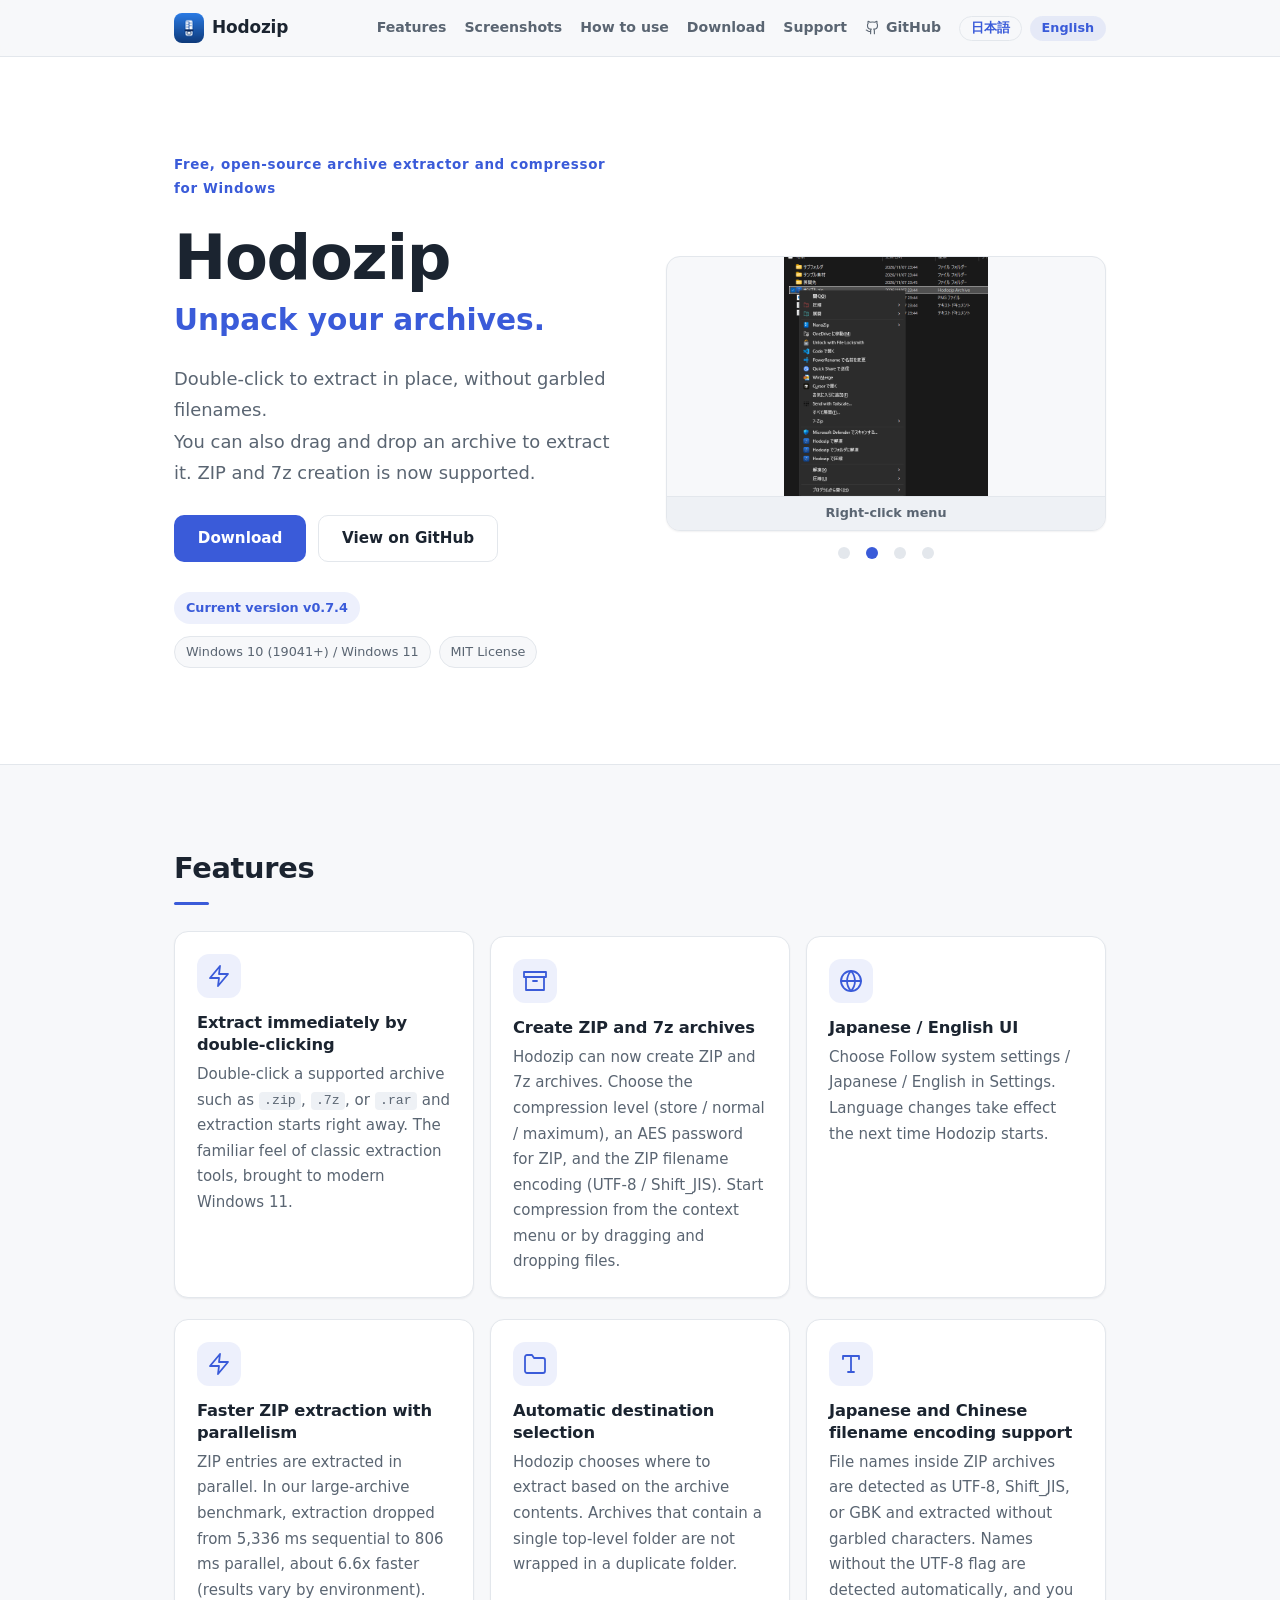
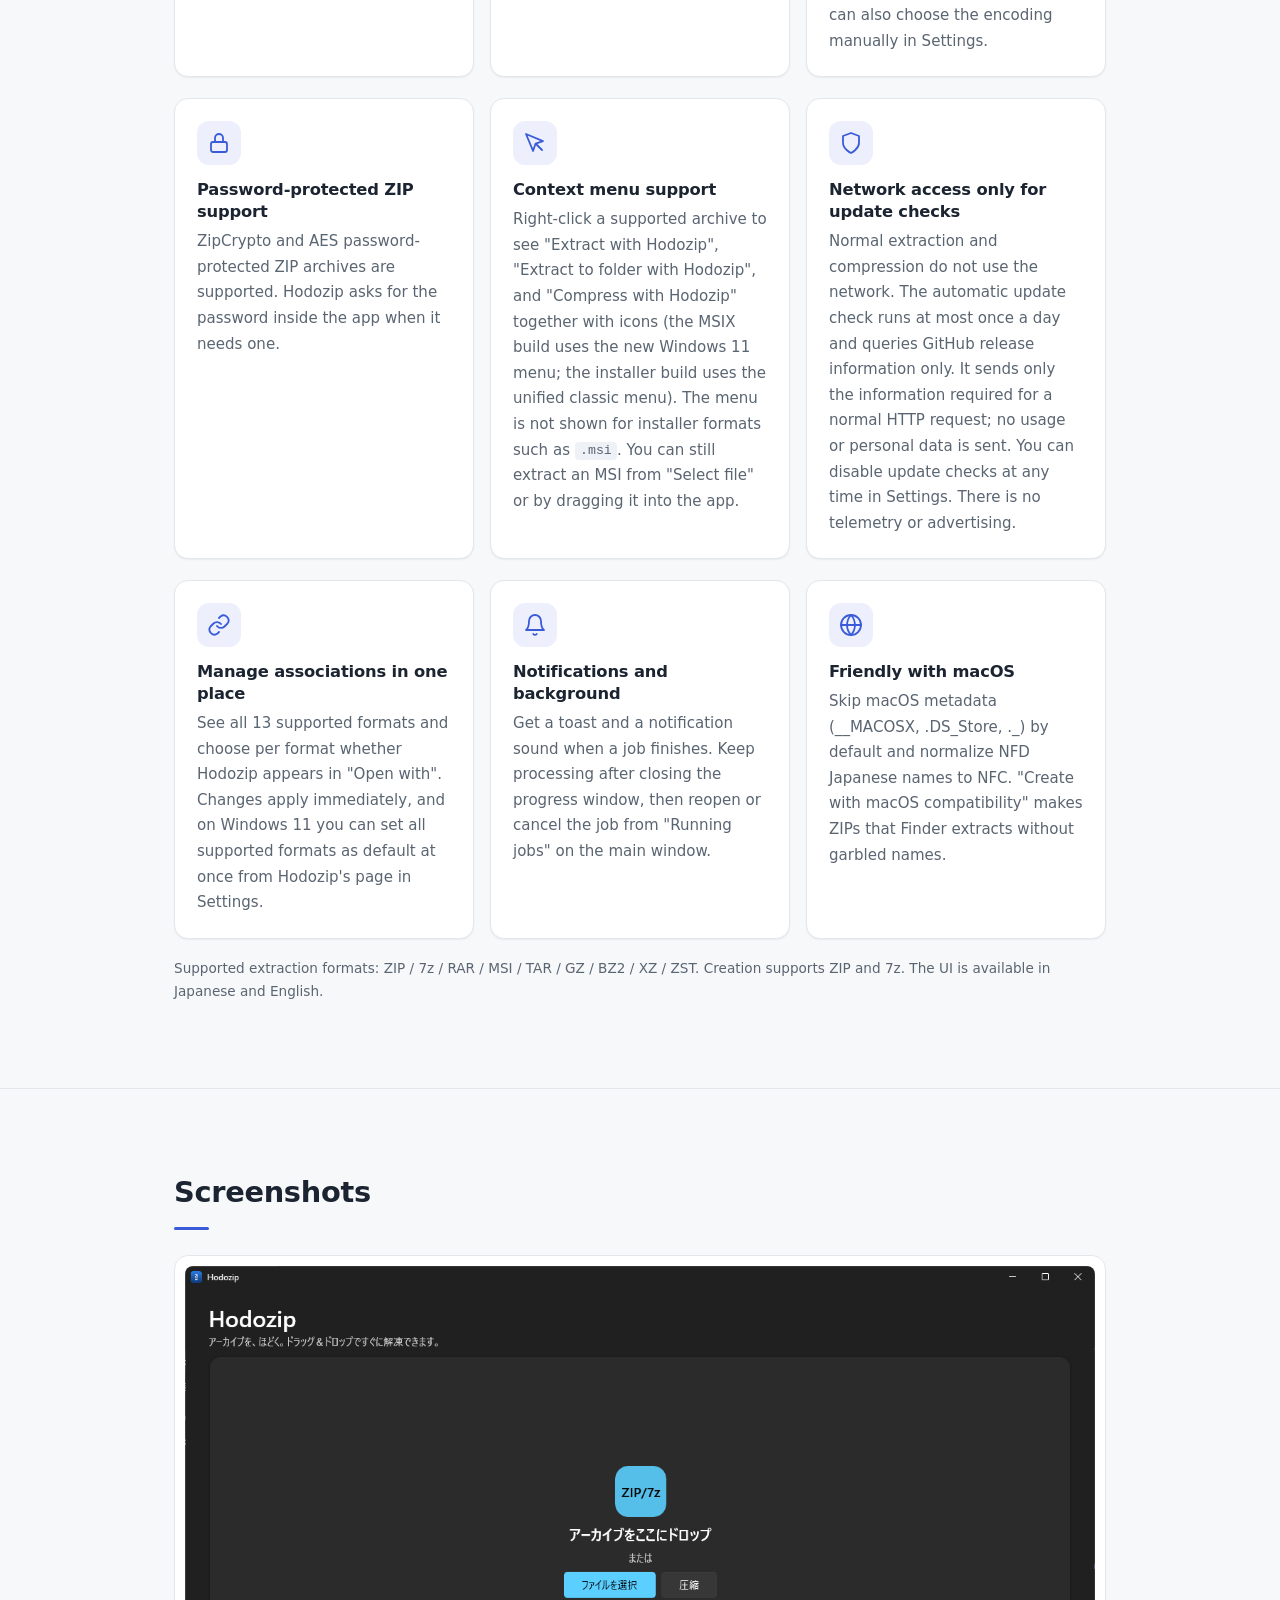
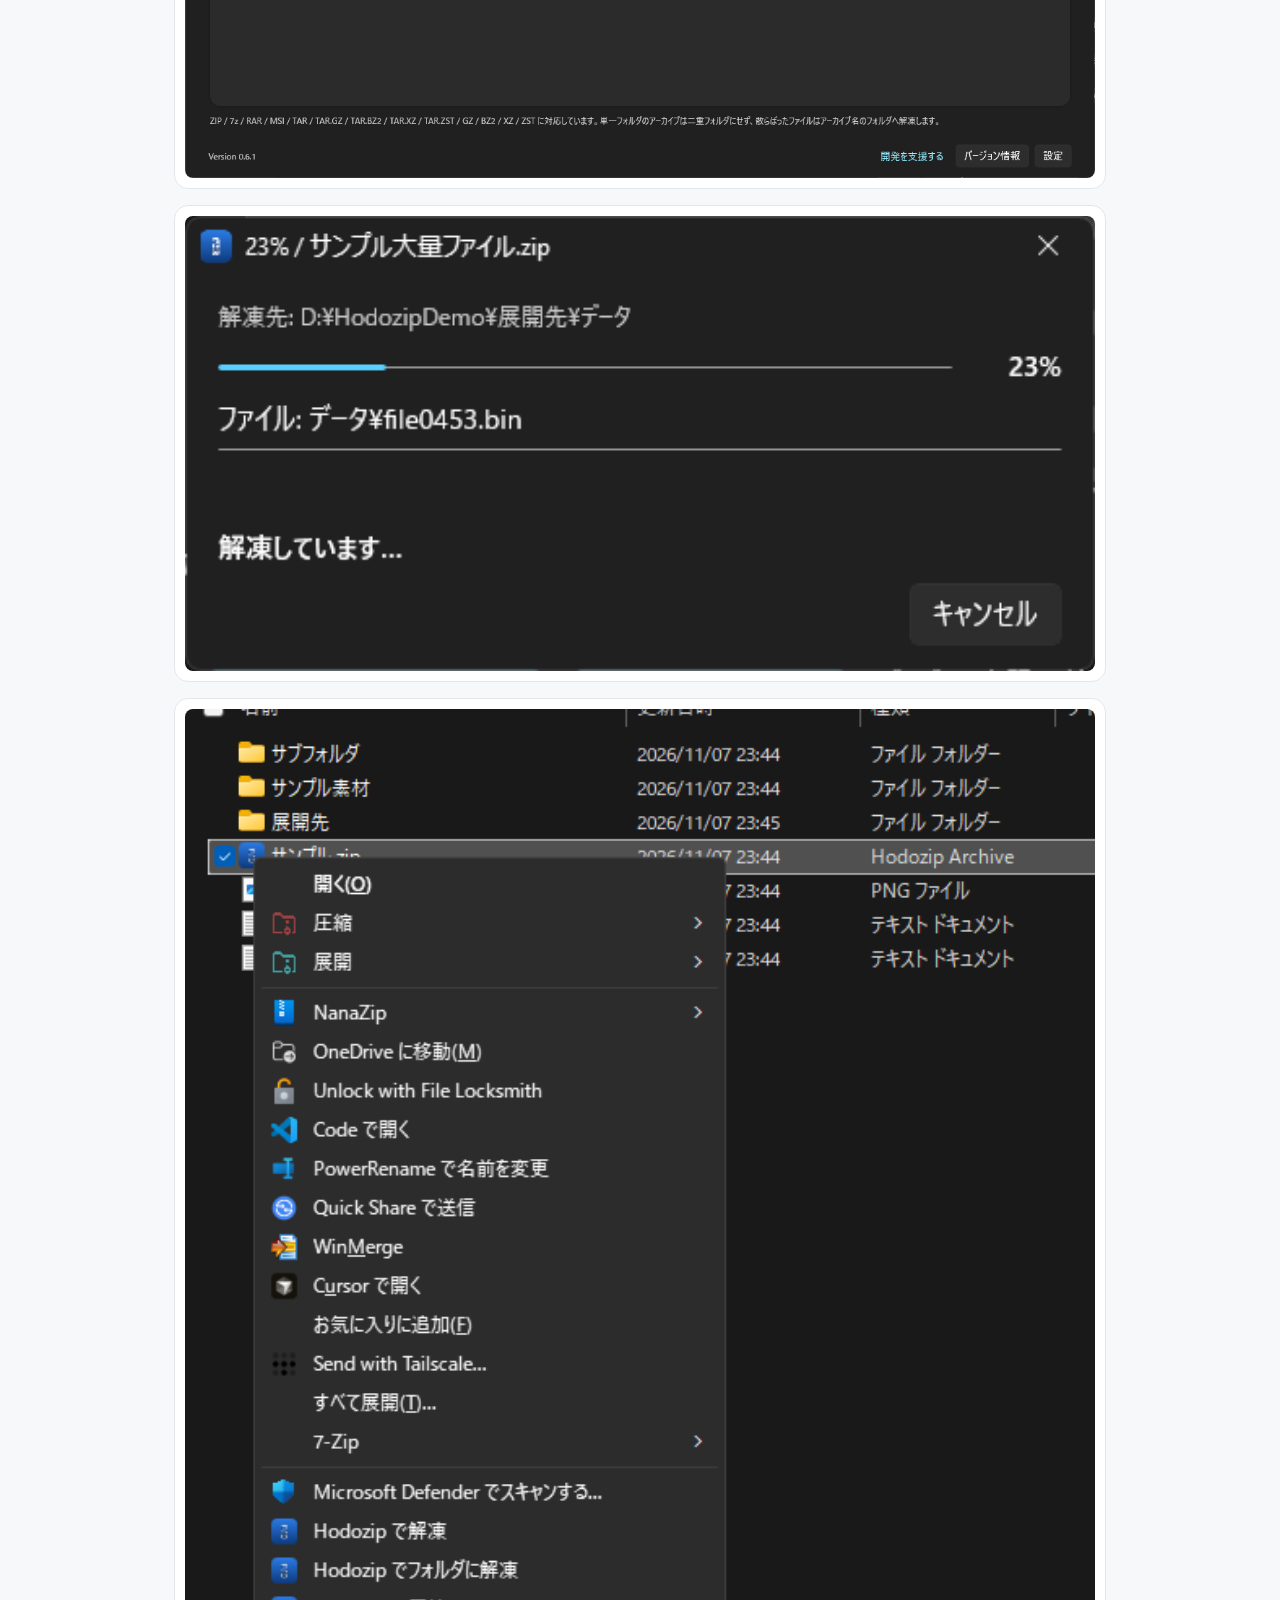
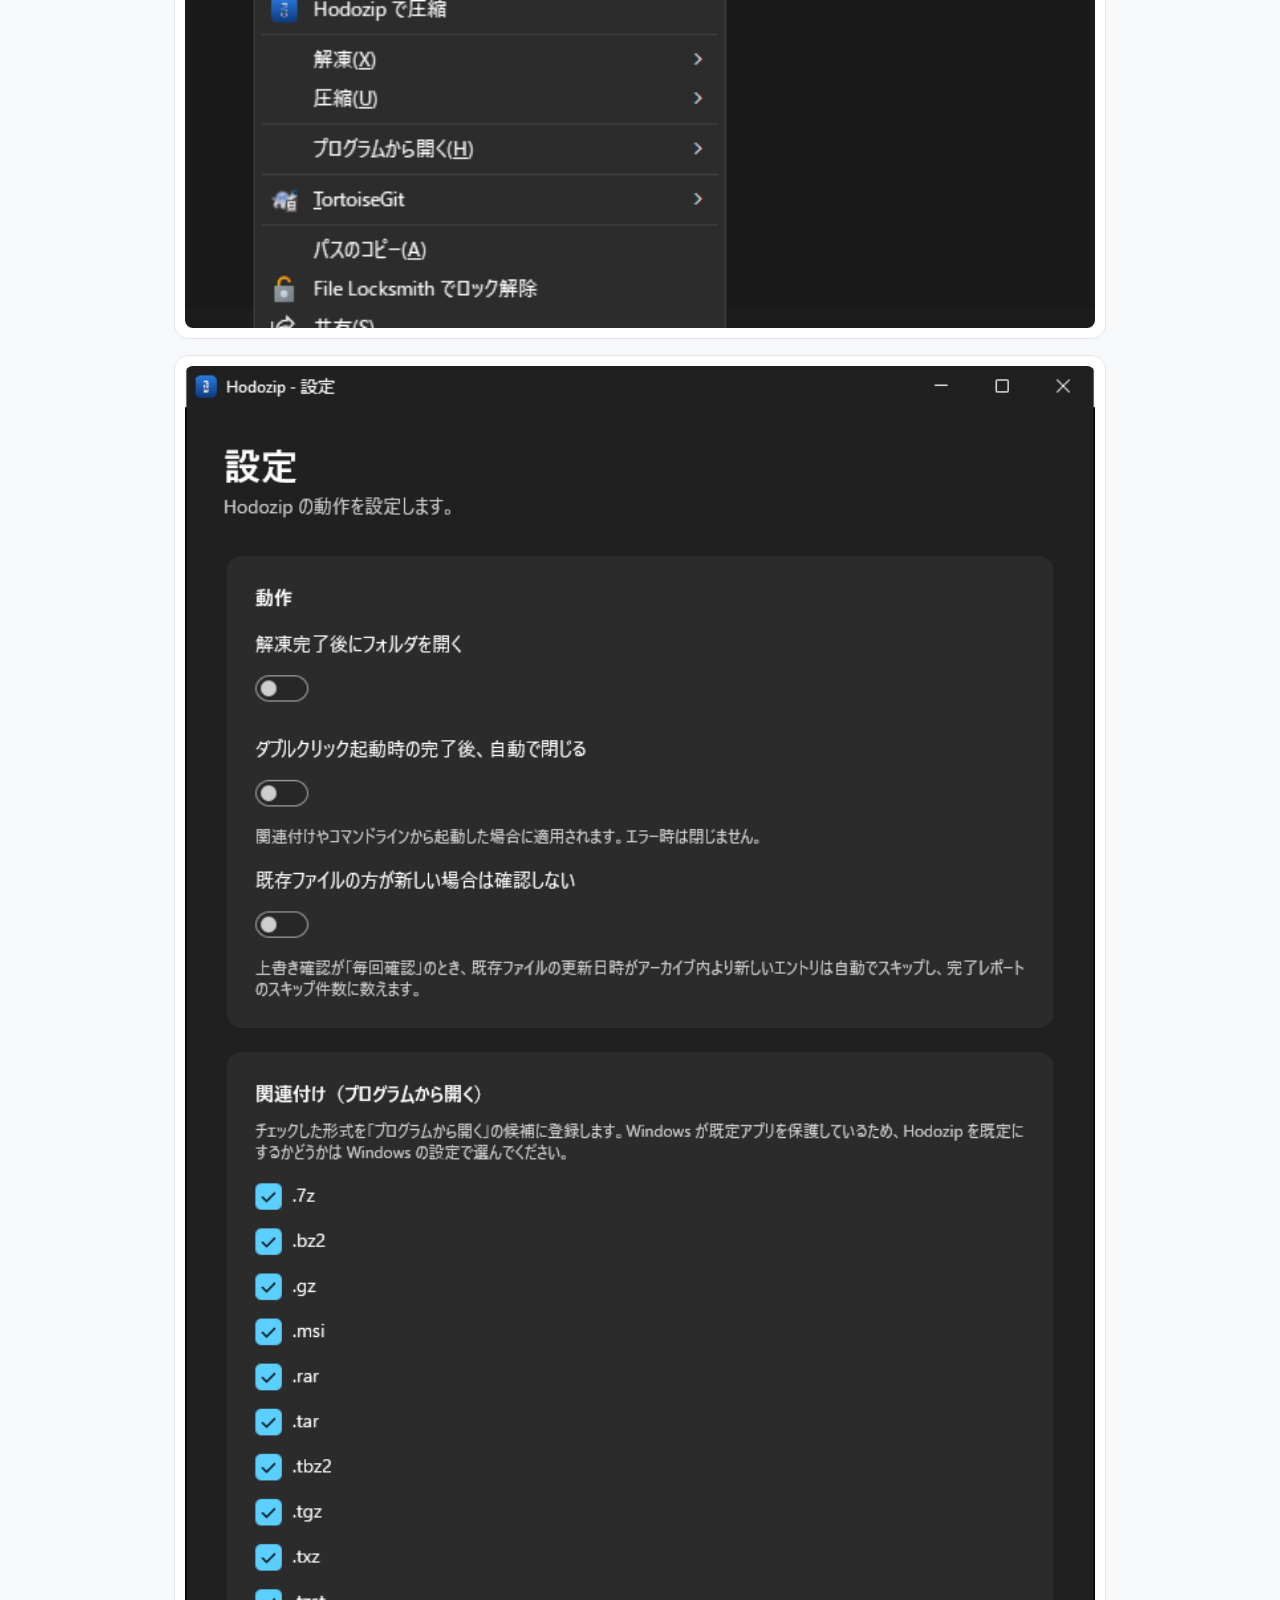
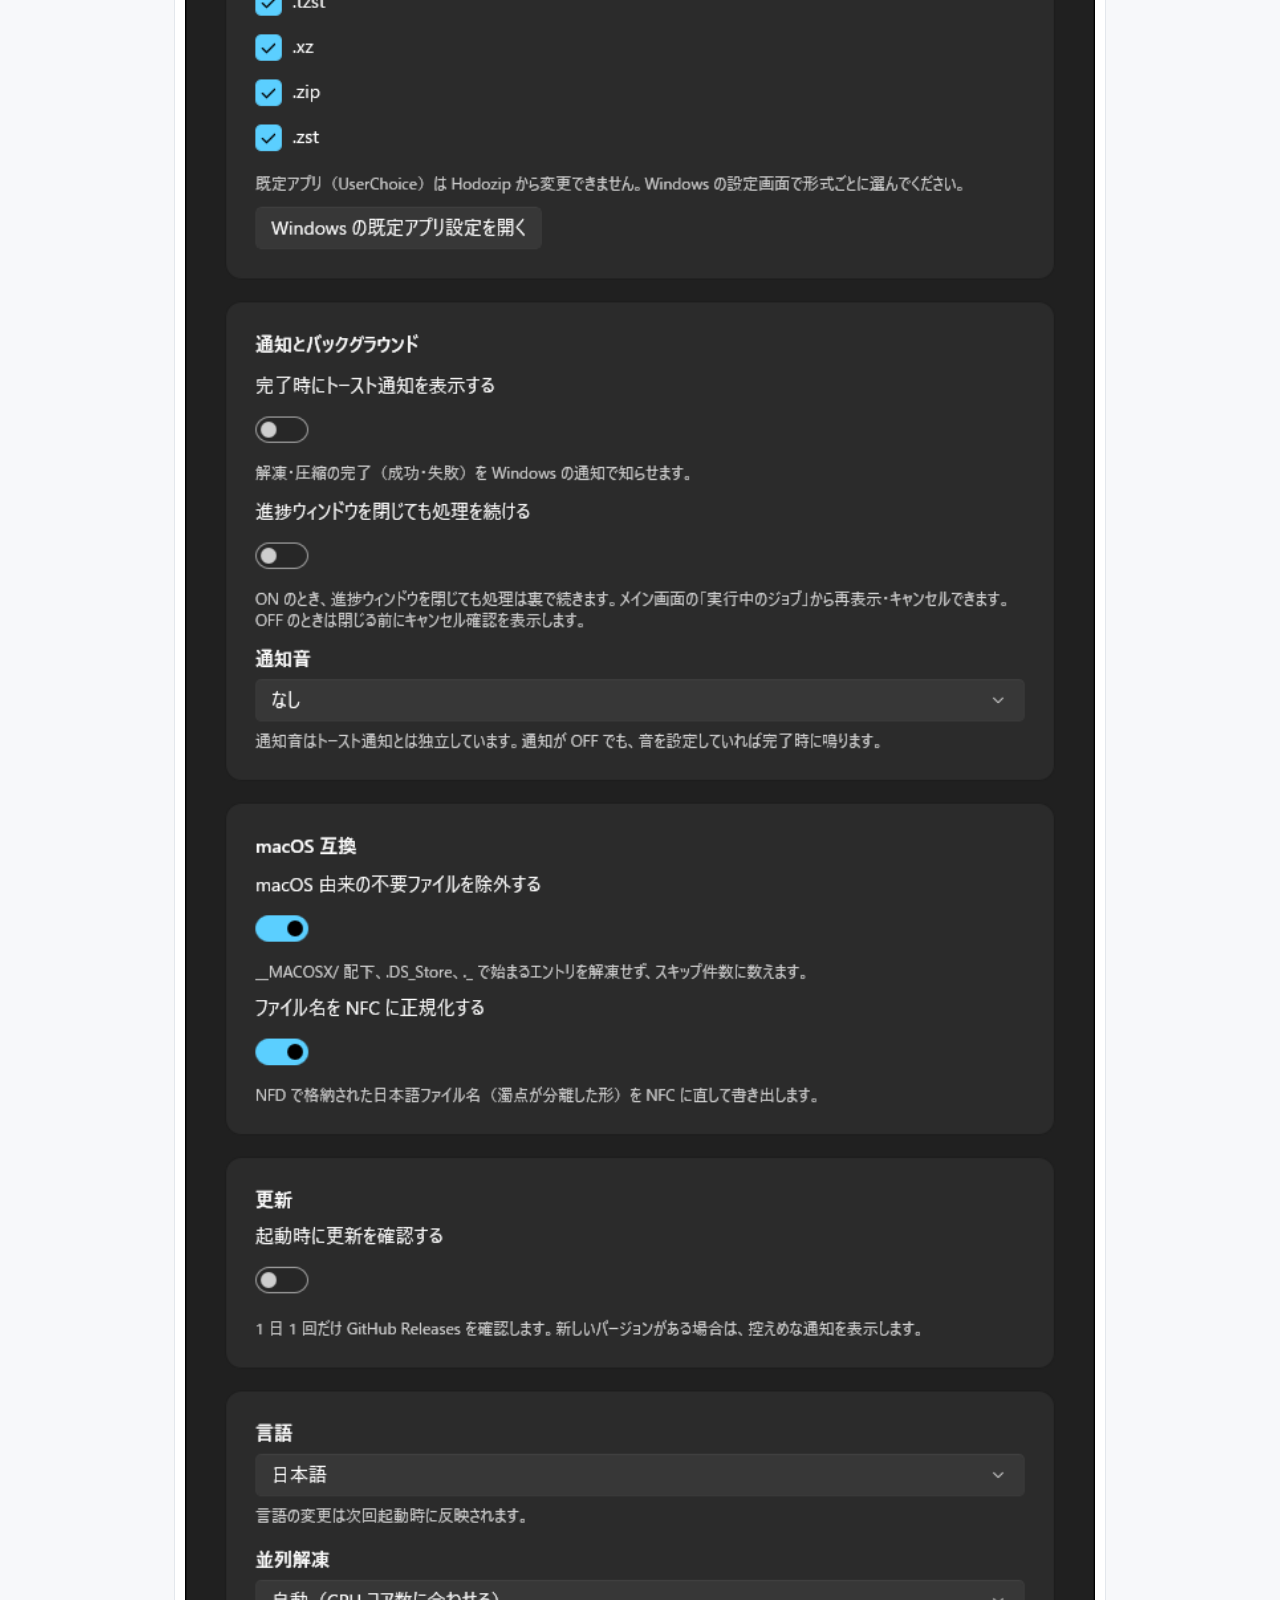
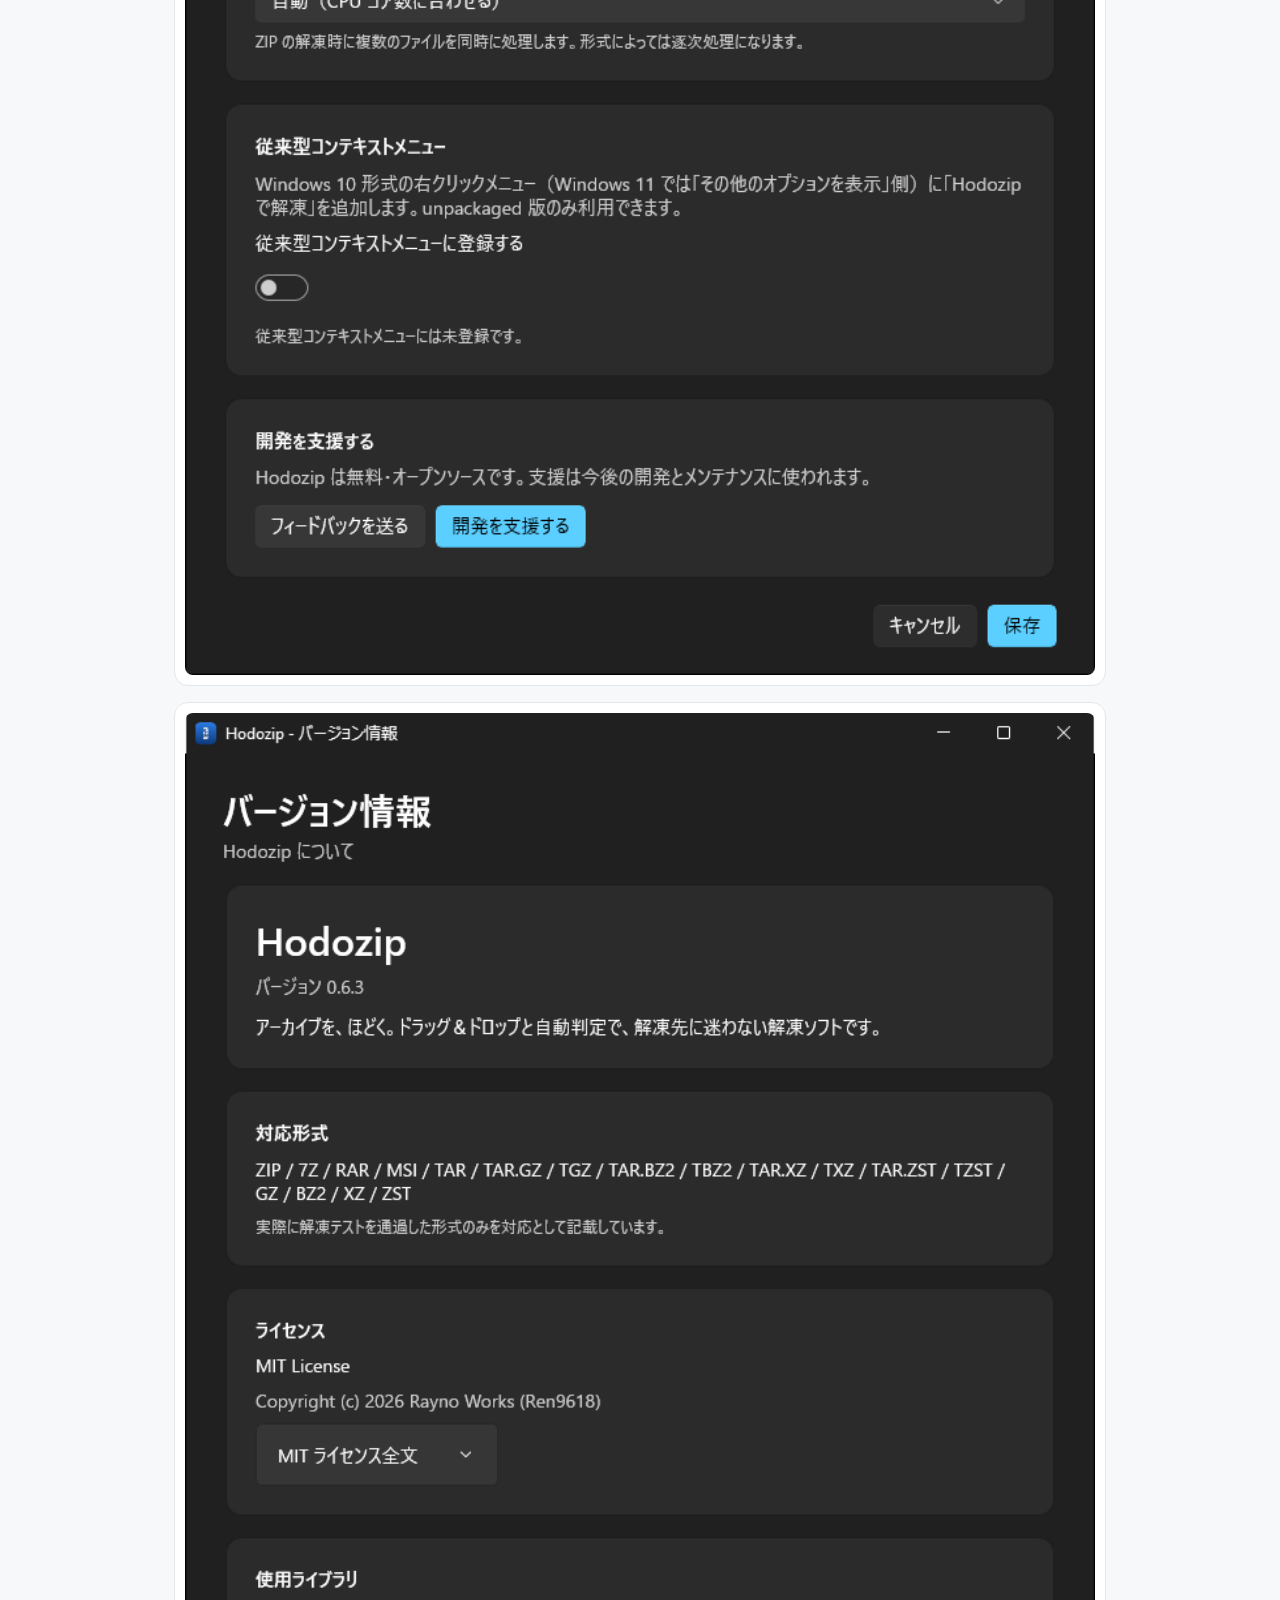
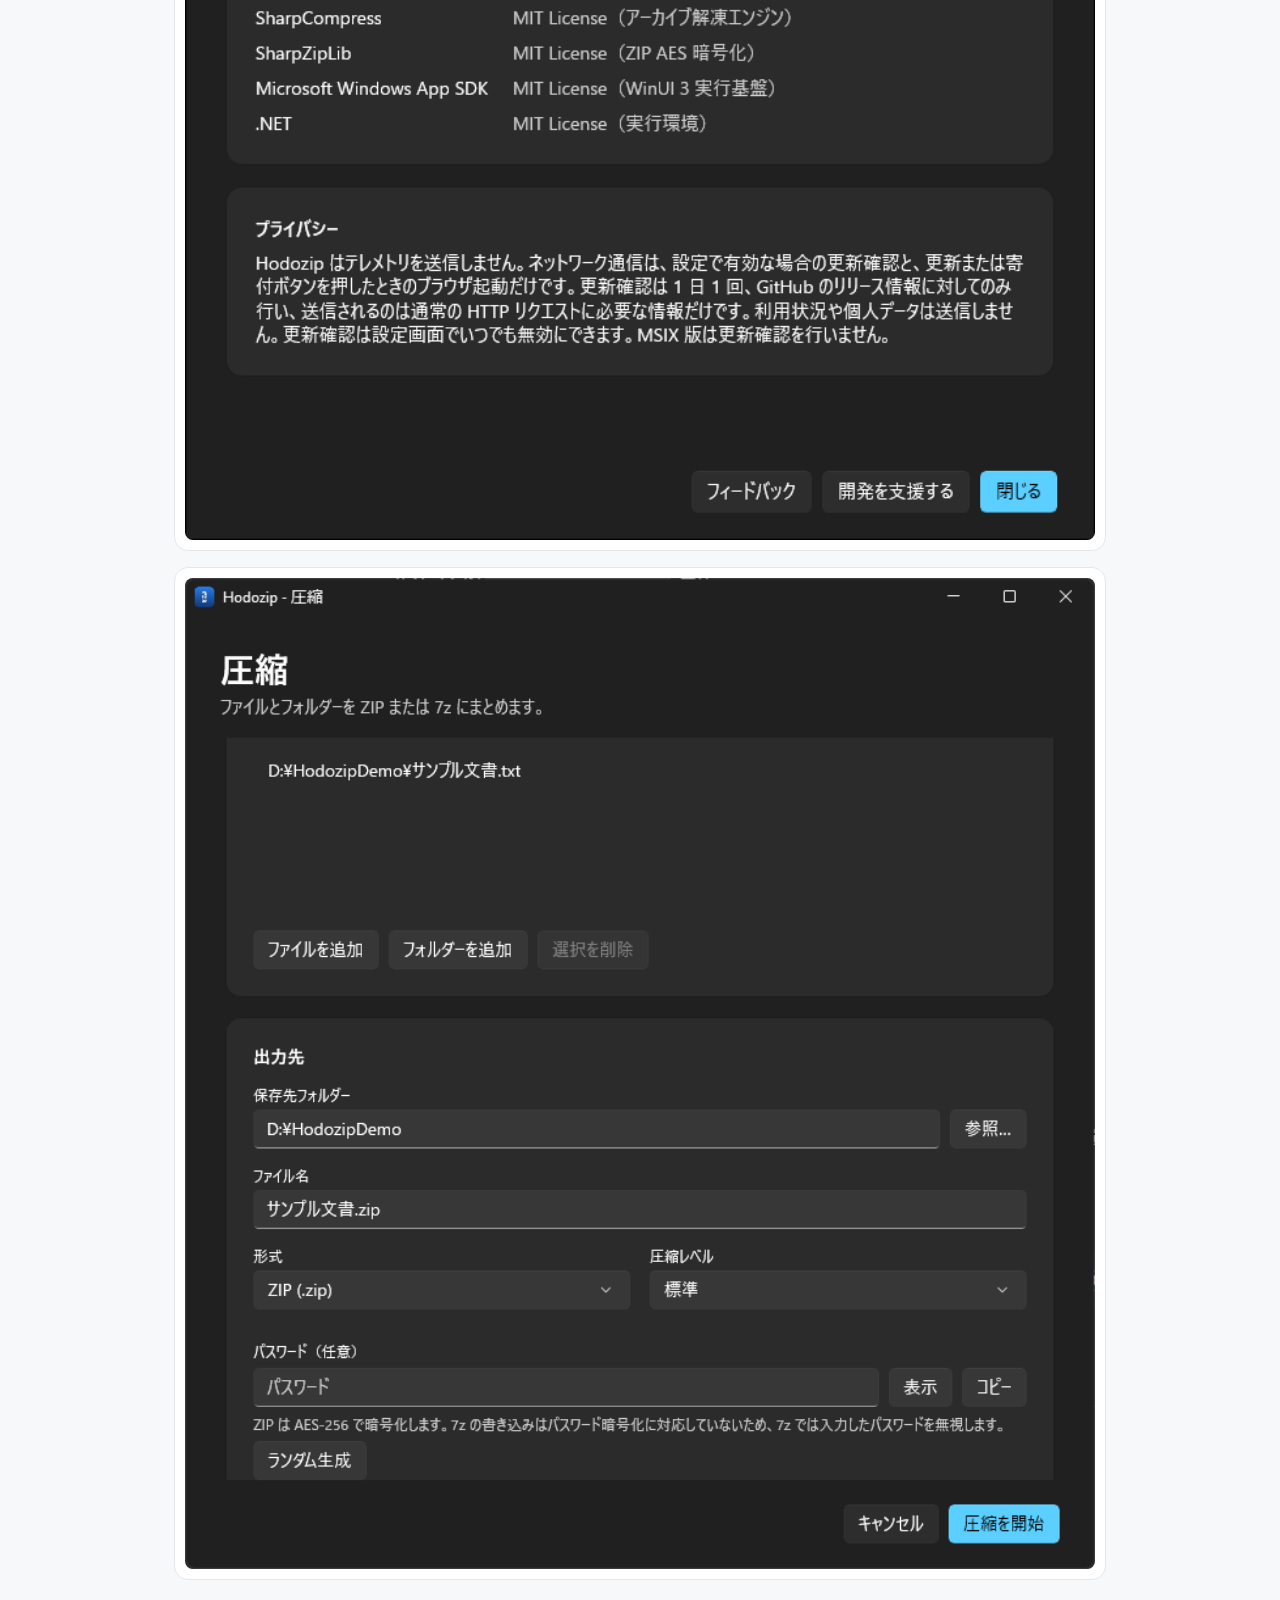
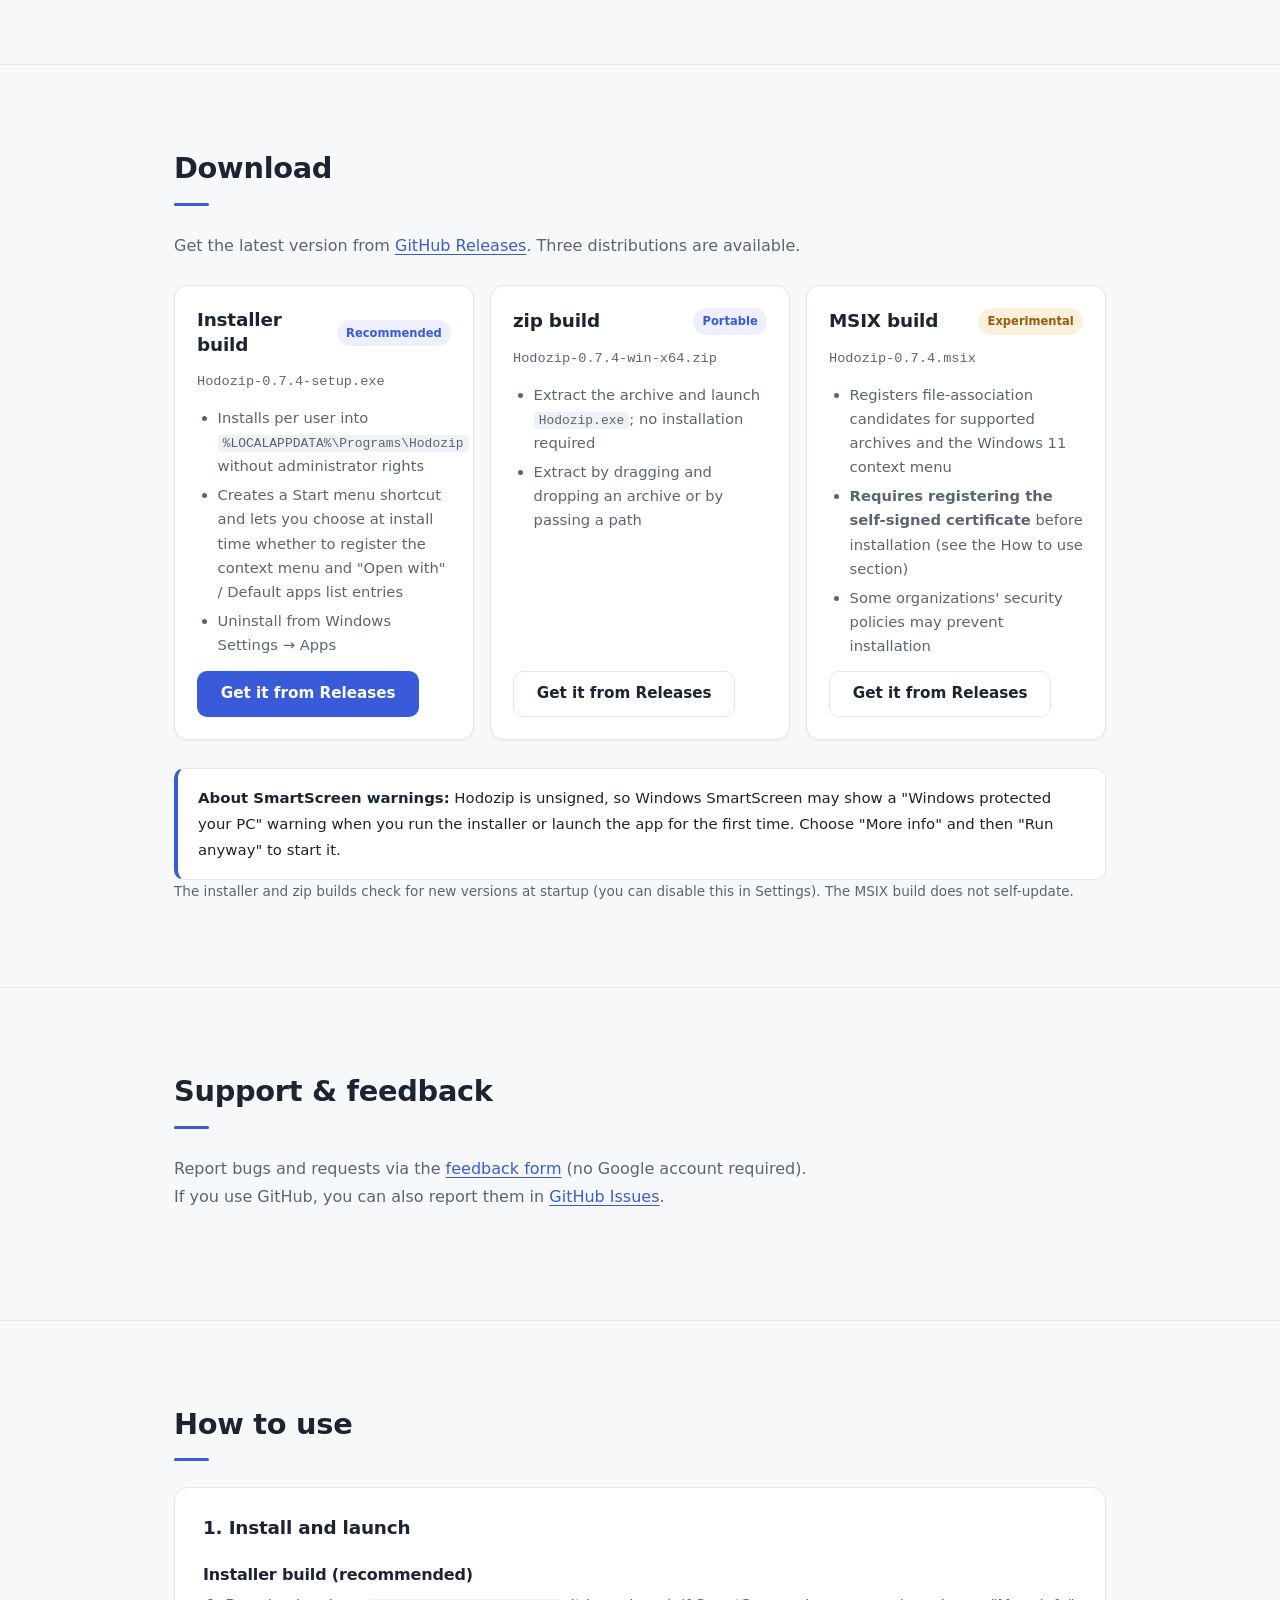
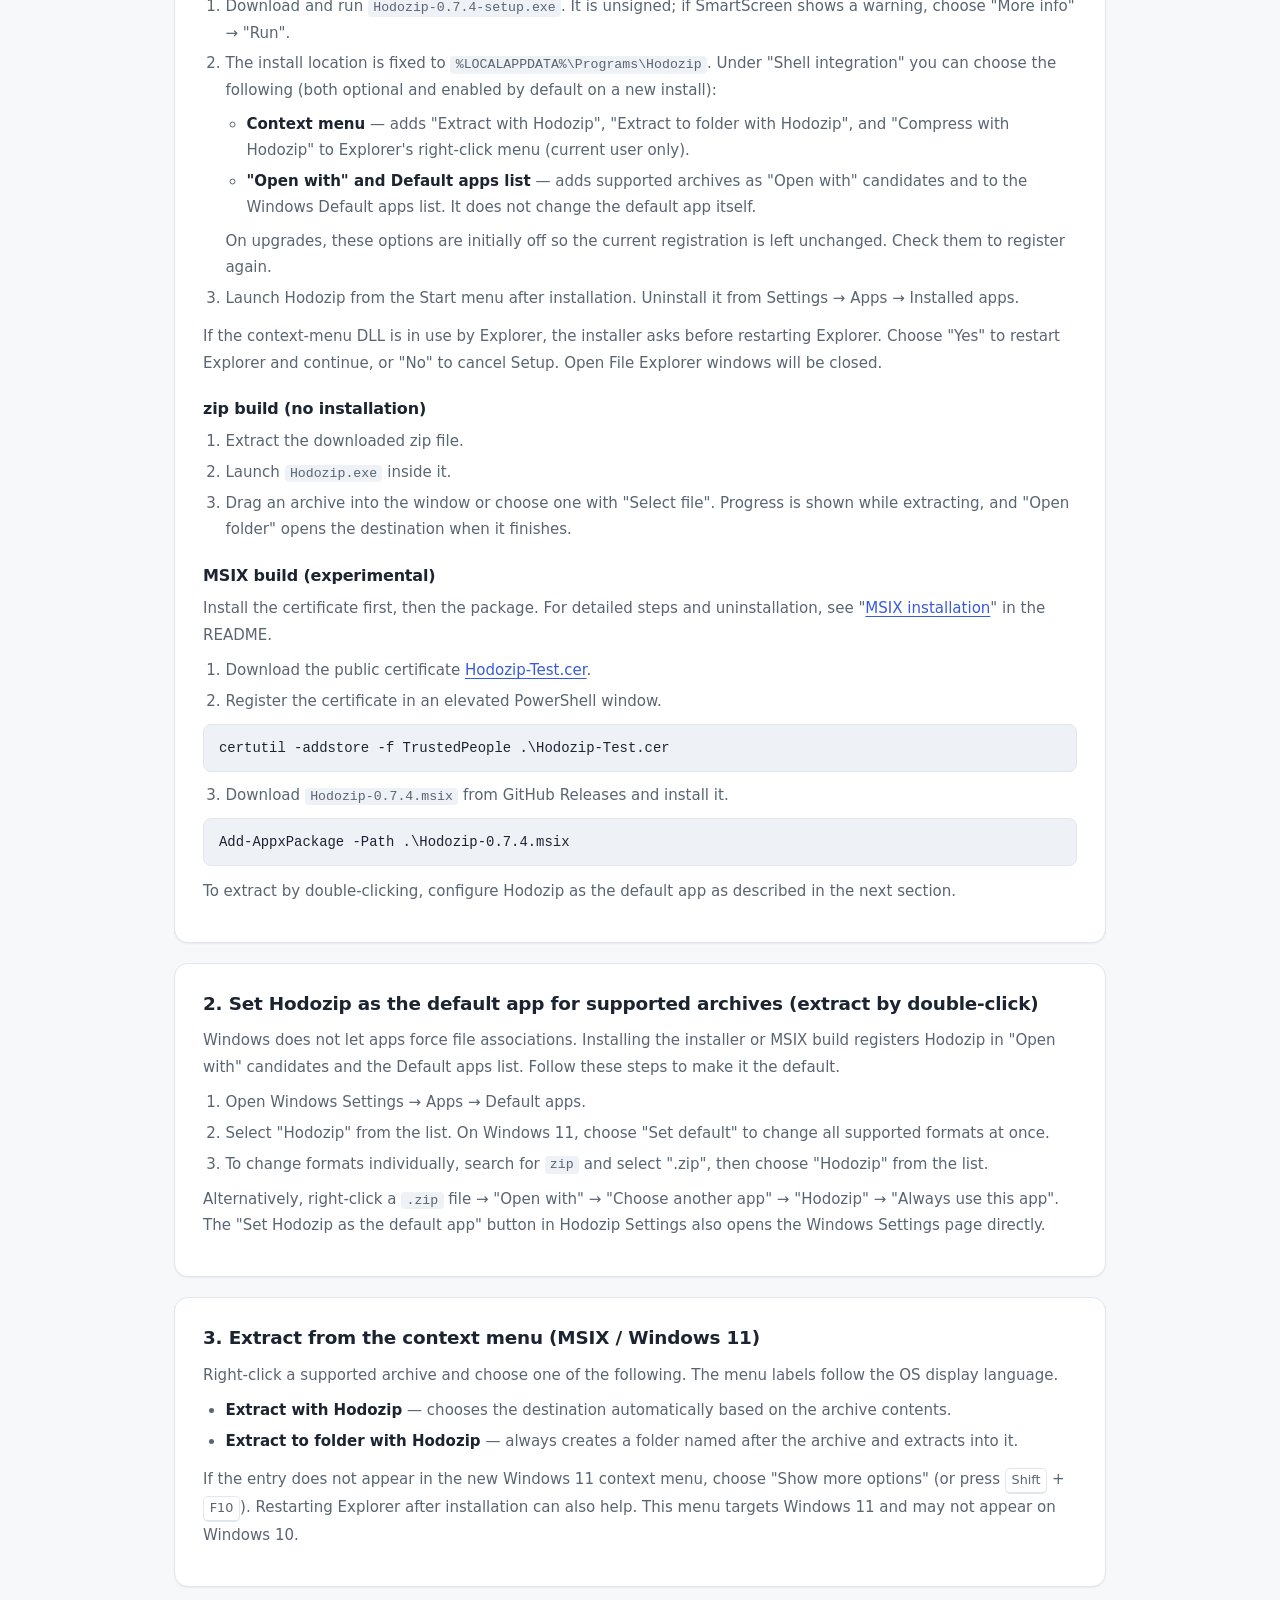
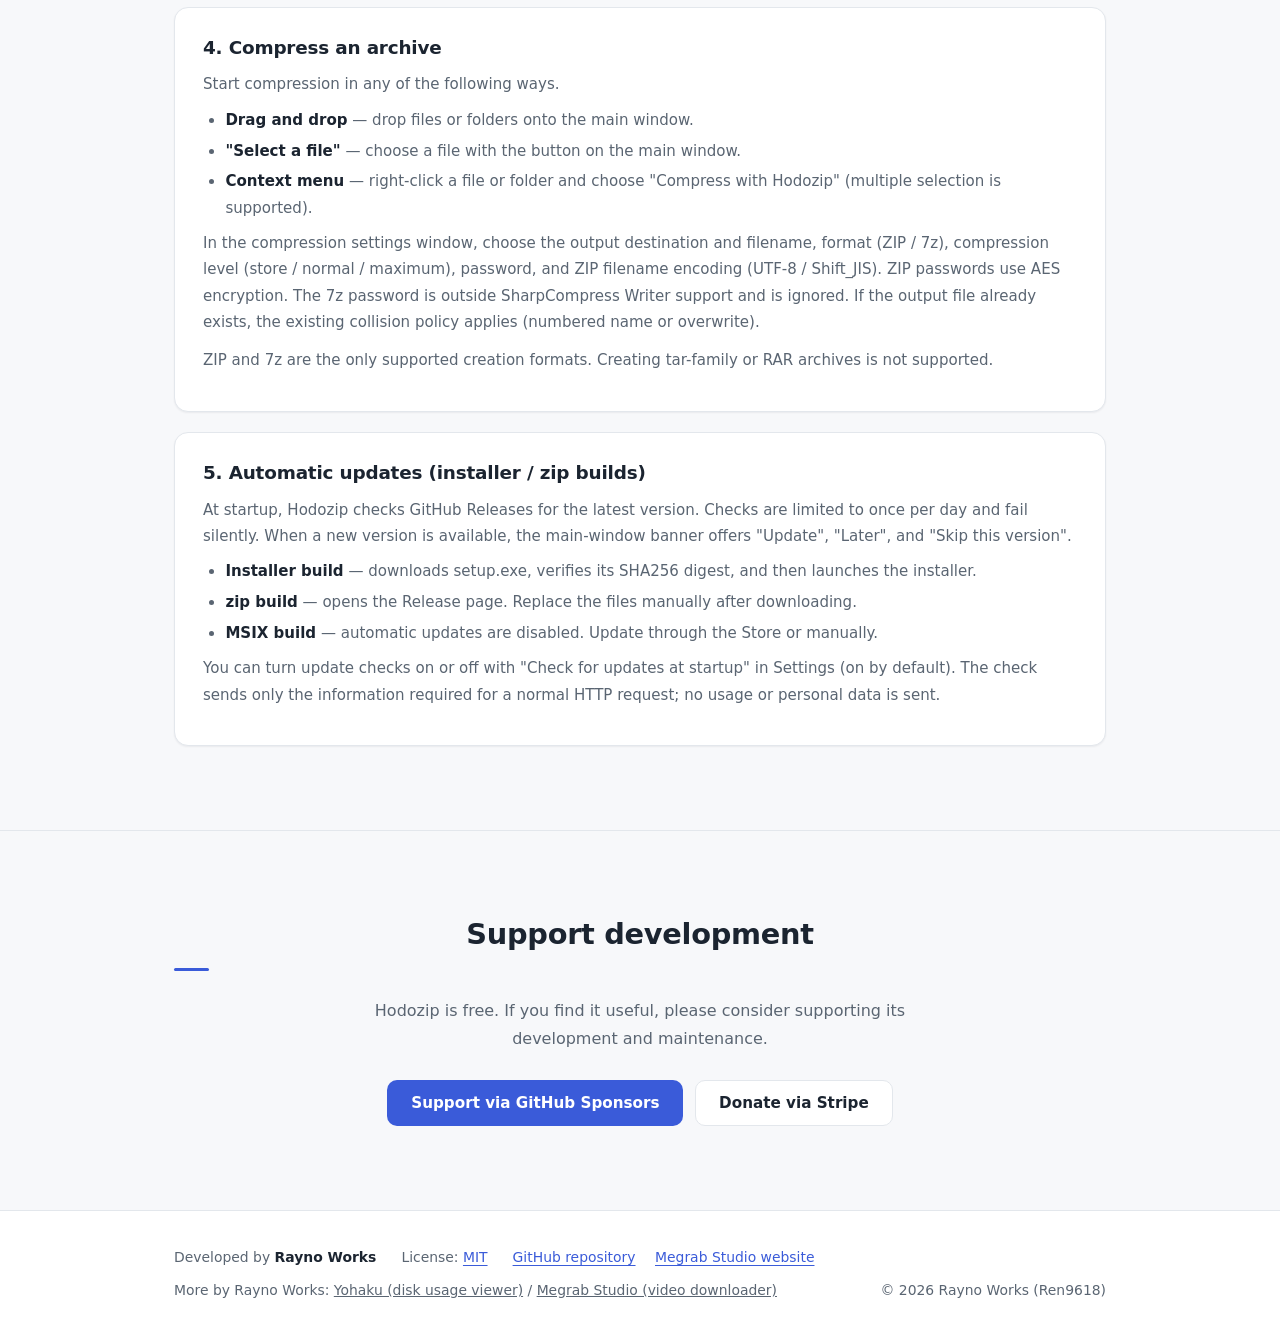
<file: docs/en/index.html>
<!DOCTYPE html>
<html lang="en">
<head>
<meta charset="utf-8">
<meta name="viewport" content="width=device-width, initial-scale=1">
<meta name="color-scheme" content="light dark">
<title>Hodozip | Unpack your archives. Archive extractor and compressor for Windows</title>
<meta name="description" content="Hodozip is a free, open-source archive extractor and compressor for Windows. Extract ZIP / 7z / RAR / MSI and more, and create ZIP / 7z archives. No telemetry or ads. Update checks can be disabled in Settings.">

<!-- OGP: add <meta property="og:image" content="relative image path"> below once a real image is available -->
<meta property="og:title" content="Hodozip | Unpack your archives.">
<meta property="og:description" content="A free, open-source archive extractor and compressor for Windows. Extract ZIP / 7z / RAR / MSI and more, and create ZIP / 7z archives.">
<meta property="og:type" content="website">

<!-- favicon: the app icon embedded in the exe (src/Hodozip/Assets/Hodozip.ico) is the source of truth -->
<link rel="icon" href="../favicon.ico" sizes="any">
<link rel="icon" type="image/png" sizes="32x32" href="../icons/icon-32.png">
<link rel="icon" type="image/png" sizes="192x192" href="../icons/icon-192.png">
<link rel="icon" type="image/png" sizes="512x512" href="../icons/icon-512.png">
<link rel="apple-touch-icon" sizes="180x180" href="../icons/apple-touch-icon.png">
<link rel="stylesheet" href="../style.css">
<script src="../js/hero-rotator.js" defer></script>
</head>
<body>

<!-- =========================================
     Site header (sticky; the language switch has moved here)
========================================= -->
<header class="site-header">
  <div class="container site-header-inner">
    <a class="site-brand" href="./">
      <img class="site-brand-icon" src="../icons/icon-32.png" srcset="../icons/icon-32.png 1x, ../icons/icon-192.png 2x" width="30" height="30" alt="Hodozip">
      Hodozip
    </a>
    <nav class="site-nav" aria-label="In-page navigation">
      <a class="nav-features" href="#features">Features</a>
      <a class="nav-screenshots" href="#screenshots">Screenshots</a>
      <a class="nav-howto" href="#howto">How to use</a>
      <a class="nav-download" href="#download">Download</a>
      <a class="nav-support" href="#support">Support</a>
      <a class="nav-github" href="https://github.com/Ren9618/Hodozip">
        <svg viewBox="0 0 24 24" aria-hidden="true"><path d="M15 22v-4a4.8 4.8 0 0 0-1-3.5c3 0 6-2 6-5.5.08-1.25-.27-2.48-1-3.5.28-1.15.28-2.35 0-3.5 0 0-1 0-3 1.5-2.64-.5-5.36-.5-8 0C6 2 5 2 5 2c-.3 1.15-.3 2.35 0 3.5A5.403 5.403 0 0 0 4 9c0 3.5 3 5.5 6 5.5-.39.49-.68 1.05-.85 1.65-.17.6-.22 1.23-.15 1.85v4"/><path d="M9 18c-4.51 2-5-2-7-2"/></svg>
        GitHub
      </a>
    </nav>
    <nav class="lang-switch" aria-label="Language">
      <a href="../" lang="ja">日本語</a>
      <span aria-current="page">English</span>
    </nav>
  </div>
</header>

<!-- =========================================
     Hero
========================================= -->
<header class="hero">
  <div class="container hero-grid">
    <div class="hero-text">
      <p class="hero-eyebrow">Free, open-source archive extractor and compressor for Windows</p>
      <h1 class="hero-title">Hodozip</h1>
      <p class="hero-tagline">Unpack your archives.</p>
      <p class="hero-lead">Double-click to extract in place, without garbled filenames.<br>
      You can also drag and drop an archive to extract it. ZIP and 7z creation is now supported.</p>
      <div class="hero-actions">
        <a class="btn btn-primary" href="https://github.com/Ren9618/Hodozip/releases/latest">Download</a>
        <a class="btn btn-ghost" href="https://github.com/Ren9618/Hodozip">View on GitHub</a>
      </div>
      <ul class="hero-chips" aria-label="Version and requirements">
        <li class="chip-accent">Current version v0.7.4</li>
        <li>Windows 10 (19041+) / Windows 11</li>
        <li>MIT License</li>
      </ul>
    </div>
    <figure class="hero-rot" aria-label="Hodozip screenshot gallery">
      <div class="hero-rot-frame">
        <img class="hero-rot-slide is-active" src="../screenshots/main-window.png" width="1280" height="720" loading="eager" decoding="async" alt="Hodozip's main window. Drop an archive here to extract it." data-caption="Main window">
        <img class="hero-rot-slide" src="../screenshots/context-menu.png" width="560" height="750" loading="lazy" decoding="async" alt="The Explorer right-click menu with 'Extract with Hodozip', 'Extract to folder with Hodozip', and 'Compress with Hodozip'." data-caption="Right-click menu">
        <img class="hero-rot-slide" src="../screenshots/progress.png" width="466" height="233" loading="lazy" decoding="async" alt="The progress window while an archive is being extracted." data-caption="Extracting">
        <img class="hero-rot-slide" src="../screenshots/compression.png" width="746" height="813" loading="lazy" decoding="async" alt="The compression dialog, showing the password field and more." data-caption="Compression dialog">
        <figcaption class="hero-rot-caption" aria-live="polite">Main window</figcaption>
      </div>
      <div class="hero-rot-dots" role="group" aria-label="Switch screenshots">
        <button type="button" class="hero-rot-dot is-active" aria-label="Show slide 1: Main window" aria-current="true"></button>
        <button type="button" class="hero-rot-dot" aria-label="Show slide 2: Right-click menu"></button>
        <button type="button" class="hero-rot-dot" aria-label="Show slide 3: Extracting"></button>
        <button type="button" class="hero-rot-dot" aria-label="Show slide 4: Compression dialog"></button>
      </div>
    </figure>
  </div>
</header>

<main>

<!-- =========================================
     Features
========================================= -->
<section class="section" id="features">
  <div class="container">
    <h2 class="section-title">Features</h2>
    <ul class="feature-grid">
      <li class="card feature">
        <span class="feature-icon" aria-hidden="true">
          <svg viewBox="0 0 24 24"><path d="M13 2 3 14h9l-1 8 10-12h-9l1-8Z"/></svg>
        </span>
        <h3>Extract immediately by double-clicking</h3>
        <p>Double-click a supported archive such as <code>.zip</code>, <code>.7z</code>, or <code>.rar</code> and extraction starts right away. The familiar feel of classic extraction tools, brought to modern Windows 11.</p>
      </li>
      <li class="card feature">
        <span class="feature-icon" aria-hidden="true">
          <svg viewBox="0 0 24 24"><path d="M21 8v13H3V8"/><path d="M1 3h22v5H1z"/><path d="M10 12h4"/></svg>
        </span>
        <h3>Create ZIP and 7z archives</h3>
        <p>Hodozip can now create ZIP and 7z archives. Choose the compression level (store / normal / maximum), an AES password for ZIP, and the ZIP filename encoding (UTF-8 / Shift_JIS). Start compression from the context menu or by dragging and dropping files.</p>
      </li>
      <li class="card feature">
        <span class="feature-icon" aria-hidden="true">
          <svg viewBox="0 0 24 24"><circle cx="12" cy="12" r="10"/><path d="M2 12h20"/><path d="M12 2a15.3 15.3 0 0 1 4 10 15.3 15.3 0 0 1-4 10 15.3 15.3 0 0 1-4-10 15.3 15.3 0 0 1 4-10z"/></svg>
        </span>
        <h3>Japanese / English UI</h3>
        <p>Choose Follow system settings / Japanese / English in Settings. Language changes take effect the next time Hodozip starts.</p>
      </li>
      <li class="card feature">
        <span class="feature-icon" aria-hidden="true">
          <svg viewBox="0 0 24 24"><path d="M13 2 3 14h9l-1 8 10-12h-9l1-8Z"/></svg>
        </span>
        <h3>Faster ZIP extraction with parallelism</h3>
        <p>ZIP entries are extracted in parallel. In our large-archive benchmark, extraction dropped from 5,336 ms sequential to 806 ms parallel, about 6.6x faster (results vary by environment).</p>
      </li>
      <li class="card feature">
        <span class="feature-icon" aria-hidden="true">
          <svg viewBox="0 0 24 24"><path d="M22 19a2 2 0 0 1-2 2H4a2 2 0 0 1-2-2V5a2 2 0 0 1 2-2h5l2 3h9a2 2 0 0 1 2 2z"/></svg>
        </span>
        <h3>Automatic destination selection</h3>
        <p>Hodozip chooses where to extract based on the archive contents. Archives that contain a single top-level folder are not wrapped in a duplicate folder.</p>
      </li>
      <li class="card feature">
        <span class="feature-icon" aria-hidden="true">
          <svg viewBox="0 0 24 24"><polyline points="4 7 4 4 20 4 20 7"/><line x1="9" y1="20" x2="15" y2="20"/><line x1="12" y1="4" x2="12" y2="20"/></svg>
        </span>
        <h3>Japanese and Chinese filename encoding support</h3>
        <p>File names inside ZIP archives are detected as UTF-8, Shift_JIS, or GBK and extracted without garbled characters. Names without the UTF-8 flag are detected automatically, and you can also choose the encoding manually in Settings.</p>
      </li>
      <li class="card feature">
        <span class="feature-icon" aria-hidden="true">
          <svg viewBox="0 0 24 24"><rect x="4" y="11" width="16" height="10" rx="2"/><path d="M8 11V7a4 4 0 0 1 8 0v4"/></svg>
        </span>
        <h3>Password-protected ZIP support</h3>
        <p>ZipCrypto and AES password-protected ZIP archives are supported. Hodozip asks for the password inside the app when it needs one.</p>
      </li>
      <li class="card feature">
        <span class="feature-icon" aria-hidden="true">
          <svg viewBox="0 0 24 24"><path d="M3 3l7.07 16.97 2.51-7.39 7.39-2.51L3 3z"/><path d="M13 13l6 6"/></svg>
        </span>
        <h3>Context menu support</h3>
        <p>Right-click a supported archive to see "Extract with Hodozip", "Extract to folder with Hodozip", and "Compress with Hodozip" together with icons (the MSIX build uses the new Windows 11 menu; the installer build uses the unified classic menu). The menu is not shown for installer formats such as <code>.msi</code>. You can still extract an MSI from "Select file" or by dragging it into the app.</p>
      </li>
      <li class="card feature">
        <span class="feature-icon" aria-hidden="true">
          <svg viewBox="0 0 24 24"><path d="M12 22s8-4 8-10V5l-8-3-8 3v7c0 6 8 10 8 10z"/></svg>
        </span>
        <h3>Network access only for update checks</h3>
        <p>Normal extraction and compression do not use the network. The automatic update check runs at most once a day and queries GitHub release information only. It sends only the information required for a normal HTTP request; no usage or personal data is sent. You can disable update checks at any time in Settings. There is no telemetry or advertising.</p>
      </li>
      <li class="card feature">
        <span class="feature-icon" aria-hidden="true">
          <svg viewBox="0 0 24 24"><path d="M10 13a5 5 0 0 0 7.5.5l3-3a5 5 0 0 0-7-7l-1.5 1.5"/><path d="M14 11a5 5 0 0 0-7.5-.5l-3 3a5 5 0 0 0 7 7l1.5-1.5"/></svg>
        </span>
        <h3>Manage associations in one place</h3>
        <p>See all 13 supported formats and choose per format whether Hodozip appears in "Open with". Changes apply immediately, and on Windows 11 you can set all supported formats as default at once from Hodozip's page in Settings.</p>
      </li>
      <li class="card feature">
        <span class="feature-icon" aria-hidden="true">
          <svg viewBox="0 0 24 24"><path d="M18 8a6 6 0 0 0-12 0c0 7-3 9-3 9h18s-3-2-3-9"/><path d="M13.7 21a2 2 0 0 1-3.4 0"/></svg>
        </span>
        <h3>Notifications and background</h3>
        <p>Get a toast and a notification sound when a job finishes. Keep processing after closing the progress window, then reopen or cancel the job from "Running jobs" on the main window.</p>
      </li>
      <li class="card feature">
        <span class="feature-icon" aria-hidden="true">
          <svg viewBox="0 0 24 24"><circle cx="12" cy="12" r="10"/><path d="M2 12h20"/><path d="M12 2a15.3 15.3 0 0 1 4 10 15.3 15.3 0 0 1-4 10 15.3 15.3 0 0 1-4-10 15.3 15.3 0 0 1 4-10z"/></svg>
        </span>
        <h3>Friendly with macOS</h3>
        <p>Skip macOS metadata (__MACOSX, .DS_Store, ._) by default and normalize NFD Japanese names to NFC. "Create with macOS compatibility" makes ZIPs that Finder extracts without garbled names.</p>
      </li>
    </ul>
    <p class="note features-note">Supported extraction formats: ZIP / 7z / RAR / MSI / TAR / GZ / BZ2 / XZ / ZST. Creation supports ZIP and 7z. The UI is available in Japanese and English.</p>
  </div>
</section>

<!-- =========================================
     Screenshots (captured on v0.6.3)
========================================= -->
<section class="section" id="screenshots">
  <div class="container">
    <h2 class="section-title">Screenshots</h2>
    <figure class="shot-frame has-image">
      <img class="shot" src="../screenshots/main-window.png" width="1280" height="720"
           alt="Hodozip main window. Drop an archive here or choose a file to extract it." loading="lazy">
    </figure>
    <figure class="shot-frame has-image" style="margin-top: 16px;">
      <img class="shot" src="../screenshots/progress.png" width="466" height="233"
           alt="Progress window while extracting a large archive, showing overall and per-file progress and the destination." loading="lazy">
    </figure>
    <figure class="shot-frame has-image" style="margin-top: 16px;">
      <img class="shot" src="../screenshots/context-menu.png" width="560" height="750"
           alt="Explorer context menu with the three Hodozip commands shown consecutively with icons: Extract, Extract to folder, and Compress." loading="lazy">
    </figure>
    <figure class="shot-frame has-image" style="margin-top: 16px;">
      <img class="shot" src="../screenshots/settings.png" width="686" height="2645"
           alt="Lower half of the Settings window: the association manager (a checklist of 13 formats), notifications, language, and other options, with the &quot;Send feedback&quot; button in the support card at the bottom." loading="lazy">
    </figure>
    <figure class="shot-frame has-image" style="margin-top: 16px;">
      <img class="shot" src="../screenshots/about.png" width="697" height="1093"
           alt="About window showing version 0.6.3, supported formats, and licenses, with &quot;Feedback&quot; and &quot;Support development&quot; buttons at the bottom." loading="lazy">
    </figure>
    <figure class="shot-frame has-image" style="margin-top: 16px;">
      <img class="shot" src="../screenshots/compression.png" width="746" height="813"
           alt="Compression dialog showing the password field, show/copy buttons, and the random password generator." loading="lazy">
    </figure>
  </div>
</section>

<!-- =========================================
     Download
========================================= -->
<section class="section" id="download">
  <div class="container">
    <h2 class="section-title">Download</h2>
    <p class="section-lead">Get the latest version from <a class="inline-link" href="https://github.com/Ren9618/Hodozip/releases/latest">GitHub Releases</a>. Three distributions are available.</p>
    <div class="dl-grid">
      <article class="card dl-card">
        <div class="dl-head">
          <h3>Installer build</h3>
          <span class="badge">Recommended</span>
        </div>
        <p class="dl-file">Hodozip-0.7.4-setup.exe</p>
        <ul class="dl-list">
          <li>Installs per user into <code>%LOCALAPPDATA%\Programs\Hodozip</code> without administrator rights</li>
          <li>Creates a Start menu shortcut and lets you choose at install time whether to register the context menu and "Open with" / Default apps list entries</li>
          <li>Uninstall from Windows Settings → Apps</li>
        </ul>
        <a class="btn btn-primary" href="https://github.com/Ren9618/Hodozip/releases/latest">Get it from Releases</a>
      </article>
      <article class="card dl-card">
        <div class="dl-head">
          <h3>zip build</h3>
          <span class="badge">Portable</span>
        </div>
        <p class="dl-file">Hodozip-0.7.4-win-x64.zip</p>
        <ul class="dl-list">
          <li>Extract the archive and launch <code>Hodozip.exe</code>; no installation required</li>
          <li>Extract by dragging and dropping an archive or by passing a path</li>
        </ul>
        <a class="btn btn-ghost" href="https://github.com/Ren9618/Hodozip/releases/latest">Get it from Releases</a>
      </article>
      <article class="card dl-card">
        <div class="dl-head">
          <h3>MSIX build</h3>
          <span class="badge badge-warn">Experimental</span>
        </div>
        <p class="dl-file">Hodozip-0.7.4.msix</p>
        <ul class="dl-list">
          <li>Registers file-association candidates for supported archives and the Windows 11 context menu</li>
          <li><strong>Requires registering the self-signed certificate</strong> before installation (see the How to use section)</li>
          <li>Some organizations' security policies may prevent installation</li>
        </ul>
        <a class="btn btn-ghost" href="https://github.com/Ren9618/Hodozip/releases/latest">Get it from Releases</a>
      </article>
    </div>
    <aside class="callout">
      <p><strong>About SmartScreen warnings:</strong> Hodozip is unsigned, so Windows SmartScreen may show a "Windows protected your PC" warning when you run the installer or launch the app for the first time. Choose "More info" and then "Run anyway" to start it.</p>
    </aside>
    <p class="note">The installer and zip builds check for new versions at startup (you can disable this in Settings). The MSIX build does not self-update.</p>
  </div>
</section>

<!-- =========================================
     Support & feedback
========================================= -->
<section class="section" id="feedback">
  <div class="container">
    <h2 class="section-title">Support &amp; feedback</h2>
    <p class="section-lead">Report bugs and requests via the <a class="inline-link" href="https://docs.google.com/forms/d/e/1FAIpQLScFpnTH8fFGBcCQfoNoN7O-mGnPb1u8aLhShMMQZ8uFLxQ9GQ/viewform">feedback form</a> (no Google account required). If you use GitHub, you can also report them in <a class="inline-link" href="https://github.com/Ren9618/Hodozip/issues">GitHub Issues</a>.</p>
  </div>
</section>

<!-- =========================================
     How to use
========================================= -->
<section class="section" id="howto">
  <div class="container">
    <h2 class="section-title">How to use</h2>

    <article class="howto-block">
      <h3>1. Install and launch</h3>
      <h4>Installer build (recommended)</h4>
      <ol>
        <li>Download and run <code>Hodozip-0.7.4-setup.exe</code>. It is unsigned; if SmartScreen shows a warning, choose "More info" → "Run".</li>
        <li>The install location is fixed to <code>%LOCALAPPDATA%\Programs\Hodozip</code>. Under "Shell integration" you can choose the following (both optional and enabled by default on a new install):
          <ul>
            <li><strong>Context menu</strong> — adds "Extract with Hodozip", "Extract to folder with Hodozip", and "Compress with Hodozip" to Explorer's right-click menu (current user only).</li>
            <li><strong>"Open with" and Default apps list</strong> — adds supported archives as "Open with" candidates and to the Windows Default apps list. It does not change the default app itself.</li>
          </ul>
          On upgrades, these options are initially off so the current registration is left unchanged. Check them to register again.
        </li>
        <li>Launch Hodozip from the Start menu after installation. Uninstall it from Settings → Apps → Installed apps.</li>
      </ol>
      <p class="note">If the context-menu DLL is in use by Explorer, the installer asks before restarting Explorer. Choose "Yes" to restart Explorer and continue, or "No" to cancel Setup. Open File Explorer windows will be closed.</p>
      <h4>zip build (no installation)</h4>
      <ol>
        <li>Extract the downloaded zip file.</li>
        <li>Launch <code>Hodozip.exe</code> inside it.</li>
        <li>Drag an archive into the window or choose one with "Select file". Progress is shown while extracting, and "Open folder" opens the destination when it finishes.</li>
      </ol>
      <h4>MSIX build (experimental)</h4>
      <p>Install the certificate first, then the package. For detailed steps and uninstallation, see "<a class="inline-link" href="https://github.com/Ren9618/Hodozip/blob/main/README.en.md#msix-installation-advanced-experimental">MSIX installation</a>" in the README.</p>
      <ol>
        <li>Download the public certificate <a class="inline-link" href="https://github.com/Ren9618/Hodozip/raw/v0.7.4/packaging/certs/Hodozip-Test.cer">Hodozip-Test.cer</a>.</li>
        <li>Register the certificate in an elevated PowerShell window.</li>
      </ol>
      <pre><code>certutil -addstore -f TrustedPeople .\Hodozip-Test.cer</code></pre>
      <ol start="3">
        <li>Download <code>Hodozip-0.7.4.msix</code> from GitHub Releases and install it.</li>
      </ol>
      <pre><code>Add-AppxPackage -Path .\Hodozip-0.7.4.msix</code></pre>
      <p class="note">To extract by double-clicking, configure Hodozip as the default app as described in the next section.</p>
    </article>

    <article class="howto-block">
      <h3>2. Set Hodozip as the default app for supported archives (extract by double-click)</h3>
      <p>Windows does not let apps force file associations. Installing the installer or MSIX build registers Hodozip in "Open with" candidates and the Default apps list. Follow these steps to make it the default.</p>
      <ol>
        <li>Open Windows Settings → Apps → Default apps.</li>
        <li>Select "Hodozip" from the list. On Windows 11, choose "Set default" to change all supported formats at once.</li>
        <li>To change formats individually, search for <code>zip</code> and select ".zip", then choose "Hodozip" from the list.</li>
      </ol>
      <p>Alternatively, right-click a <code>.zip</code> file → "Open with" → "Choose another app" → "Hodozip" → "Always use this app". The "Set Hodozip as the default app" button in Hodozip Settings also opens the Windows Settings page directly.</p>
    </article>

    <article class="howto-block">
      <h3>3. Extract from the context menu (MSIX / Windows 11)</h3>
      <p>Right-click a supported archive and choose one of the following. The menu labels follow the OS display language.</p>
      <ul>
        <li><strong>Extract with Hodozip</strong> — chooses the destination automatically based on the archive contents.</li>
        <li><strong>Extract to folder with Hodozip</strong> — always creates a folder named after the archive and extracts into it.</li>
      </ul>
      <p class="note">If the entry does not appear in the new Windows 11 context menu, choose "Show more options" (or press <kbd>Shift</kbd> + <kbd>F10</kbd>). Restarting Explorer after installation can also help. This menu targets Windows 11 and may not appear on Windows 10.</p>
    </article>

    <article class="howto-block">
      <h3>4. Compress an archive</h3>
      <p>Start compression in any of the following ways.</p>
      <ul>
        <li><strong>Drag and drop</strong> — drop files or folders onto the main window.</li>
        <li><strong>"Select a file"</strong> — choose a file with the button on the main window.</li>
        <li><strong>Context menu</strong> — right-click a file or folder and choose "Compress with Hodozip" (multiple selection is supported).</li>
      </ul>
      <p>In the compression settings window, choose the output destination and filename, format (ZIP / 7z), compression level (store / normal / maximum), password, and ZIP filename encoding (UTF-8 / Shift_JIS). ZIP passwords use AES encryption. The 7z password is outside SharpCompress Writer support and is ignored. If the output file already exists, the existing collision policy applies (numbered name or overwrite).</p>
      <p class="note">ZIP and 7z are the only supported creation formats. Creating tar-family or RAR archives is not supported.</p>
    </article>

    <article class="howto-block">
      <h3>5. Automatic updates (installer / zip builds)</h3>
      <p>At startup, Hodozip checks GitHub Releases for the latest version. Checks are limited to once per day and fail silently. When a new version is available, the main-window banner offers "Update", "Later", and "Skip this version".</p>
      <ul>
        <li><strong>Installer build</strong> — downloads setup.exe, verifies its SHA256 digest, and then launches the installer.</li>
        <li><strong>zip build</strong> — opens the Release page. Replace the files manually after downloading.</li>
        <li><strong>MSIX build</strong> — automatic updates are disabled. Update through the Store or manually.</li>
      </ul>
      <p>You can turn update checks on or off with "Check for updates at startup" in Settings (on by default). The check sends only the information required for a normal HTTP request; no usage or personal data is sent.</p>
    </article>
  </div>
</section>

<!-- =========================================
     Support development
========================================= -->
<section class="section" id="support">
  <div class="container">
    <h2 class="section-title">Support development</h2>
    <p class="section-lead">Hodozip is free. If you find it useful, please consider supporting its development and maintenance.</p>
    <div class="hero-actions support-actions">
      <a class="btn btn-primary" href="https://github.com/sponsors/Ren9618">Support via GitHub Sponsors</a>
      <a class="btn btn-ghost" href="https://buy.stripe.com/5kQ9AU8Xva8T7tAbnj67S00">Donate via Stripe</a>
    </div>
  </div>
</section>

</main>

<!-- =========================================
     Footer
========================================= -->
<footer class="footer">
  <div class="container footer-inner">
    <p class="footer-item">Developed by <strong>Rayno Works</strong></p>
    <p class="footer-item">License: <a class="inline-link" href="https://github.com/Ren9618/Hodozip/blob/main/LICENSE">MIT</a></p>
    <nav class="footer-nav" aria-label="Footer">
      <a class="inline-link" href="https://github.com/Ren9618/Hodozip">GitHub repository</a>
      <a class="inline-link" href="https://megrab.mikumiku.online">Megrab Studio website</a>
    </nav>
    <p class="footer-item">More by Rayno Works: <a href="https://ren9618.github.io/Yohaku/en/">Yohaku (disk usage viewer)</a> / <a href="https://megrab.mikumiku.online">Megrab Studio (video downloader)</a></p>
    <p class="footer-item footer-copy">© 2026 Rayno Works (Ren9618)</p>
  </div>
</footer>

</body>
</html>
</file>
<file: docs/style.css>
/* ==========================================================================
   Hodozip 公式サイト スタイルシート
   - フレームワーク / 外部フォント / 外部 CDN 不使用
   - ライト / ダークは prefers-color-scheme で自動切替
   ========================================================================== */

:root {
  color-scheme: light dark;

  --bg: #f7f8fa;
  --surface: #ffffff;
  --border: #e3e7ec;
  --text: #1b2430;
  --muted: #5a6572;

  --accent: #3a5bd9;
  --accent-strong: #2c46ad;
  --accent-soft: rgba(58, 91, 217, 0.09);
  --accent-contrast: #ffffff;

  --warn-fg: #9a5b0b;
  --warn-bg: #fbf0dc;

  --code-bg: #eef1f5;
  --shadow: 0 1px 2px rgba(16, 24, 40, 0.06);

  --header-bg: rgba(247, 248, 250, 0.85);
}

@media (prefers-color-scheme: dark) {
  :root {
    --bg: #12161d;
    --surface: #1a2029;
    --border: #2b333f;
    --text: #e8ebf1;
    --muted: #9aa5b2;

    --accent: #90a5f5;
    --accent-strong: #b7c4fb;
    --accent-soft: rgba(144, 165, 245, 0.14);
    --accent-contrast: #10131a;

    --warn-fg: #f0bd63;
    --warn-bg: rgba(240, 189, 99, 0.1);

    --code-bg: #212833;
    --shadow: 0 1px 2px rgba(0, 0, 0, 0.4);

    --header-bg: rgba(18, 22, 29, 0.85);
  }
}

/* --------------------------------------------------------------------------
   基本
   -------------------------------------------------------------------------- */

* {
  box-sizing: border-box;
}

@media (prefers-reduced-motion: no-preference) {
  html {
    scroll-behavior: smooth;
  }
}

body {
  margin: 0;
  font-family: system-ui, -apple-system, "Segoe UI", "Hiragino Sans", "Yu Gothic UI", Meiryo, sans-serif;
  font-size: 16px;
  line-height: 1.75;
  color: var(--text);
  background: var(--bg);
  -webkit-text-size-adjust: 100%;
}

h1, h2, h3, h4 {
  line-height: 1.35;
  letter-spacing: -0.01em;
}

p {
  margin: 0;
}

ul, ol {
  margin: 0.5em 0;
  padding-left: 1.4em;
}

li + li {
  margin-top: 0.3em;
}

a {
  color: inherit;
}

:focus-visible {
  outline: 2px solid var(--accent);
  outline-offset: 2px;
}

kbd {
  display: inline-block;
  padding: 0.05em 0.45em;
  border: 1px solid var(--border);
  border-bottom-width: 2px;
  border-radius: 5px;
  background: var(--surface);
  font-family: inherit;
  font-size: 0.85em;
}

code {
  font-family: ui-monospace, Consolas, "Cascadia Mono", Menlo, monospace;
  font-size: 0.88em;
  background: var(--code-bg);
  border-radius: 4px;
  padding: 0.1em 0.4em;
}

pre {
  margin: 0.7em 0;
  padding: 12px 15px;
  background: var(--code-bg);
  border: 1px solid var(--border);
  border-radius: 8px;
  overflow-x: auto;
  line-height: 1.6;
  font-size: 0.87rem;
}

pre code {
  background: transparent;
  padding: 0;
  font-size: inherit;
}

.container {
  max-width: 980px;
  margin-inline: auto;
  padding-inline: clamp(16px, 4vw, 24px);
}

.inline-link {
  color: var(--accent);
  text-decoration: underline;
  text-underline-offset: 3px;
}

.note {
  color: var(--muted);
  font-size: 0.85rem;
}

/* --------------------------------------------------------------------------
   ボタン
   -------------------------------------------------------------------------- */

.btn {
  display: inline-block;
  padding: 0.75em 1.5em;
  border: 1.5px solid var(--border);
  border-radius: 10px;
  font-weight: 700;
  font-size: 0.95rem;
  line-height: 1.4;
  text-decoration: none;
  transition: background-color 0.15s ease, border-color 0.15s ease, color 0.15s ease;
}

.btn-primary {
  border-color: transparent;
  background: var(--accent);
  color: var(--accent-contrast);
}

.btn-primary:hover {
  background: var(--accent-strong);
}

.btn-ghost {
  background: var(--surface);
  color: var(--text);
}

.btn-ghost:hover {
  border-color: var(--accent);
  color: var(--accent);
}

/* --------------------------------------------------------------------------
   サイトヘッダー（sticky 上部バー）
   -------------------------------------------------------------------------- */

.site-header {
  position: sticky;
  top: 0;
  z-index: 30;
  background: var(--header-bg);
  -webkit-backdrop-filter: blur(8px);
  backdrop-filter: blur(8px);
  border-bottom: 1px solid var(--border);
}

.site-header-inner {
  display: flex;
  flex-wrap: wrap;
  align-items: center;
  gap: 8px 16px;
  min-height: 56px;
  padding-block: 6px;
}

.site-brand {
  display: inline-flex;
  align-items: center;
  gap: 8px;
  margin-right: auto;
  color: var(--text);
  font-weight: 800;
  font-size: 1.06rem;
  letter-spacing: -0.01em;
  text-decoration: none;
}

.site-brand-icon {
  display: block;
  width: 30px;
  height: 30px;
  flex: none;
  border-radius: 8px;
  object-fit: contain;
}

.site-nav {
  display: flex;
  flex-wrap: wrap;
  align-items: center;
  gap: 2px 14px;
}

.site-nav a {
  padding: 4px 2px;
  color: var(--muted);
  font-size: 0.88rem;
  font-weight: 700;
  line-height: 1.4;
  text-decoration: none;
  white-space: nowrap;
}

.site-nav a:hover {
  color: var(--accent);
}

.site-nav .nav-github {
  display: inline-flex;
  align-items: center;
  gap: 6px;
}

.site-nav .nav-github svg {
  width: 15px;
  height: 15px;
  display: block;
  fill: none;
  stroke: currentColor;
  stroke-width: 1.8;
  stroke-linecap: round;
  stroke-linejoin: round;
}

/* ヒーロー内スタイルの言語切替を、ヘッダー内では横一列・縦中央に据える */
.site-header .lang-switch {
  justify-content: flex-start;
  margin-bottom: 0;
  flex-shrink: 0;
}

/* --------------------------------------------------------------------------
   ヒーロー
   -------------------------------------------------------------------------- */

.hero {
  padding: clamp(52px, 9vw, 96px) 0;
  background: var(--surface);
  border-bottom: 1px solid var(--border);
}

.lang-switch {
  display: flex;
  justify-content: flex-end;
  align-items: center;
  gap: 8px;
  margin-bottom: 18px;
}

.lang-switch span,
.lang-switch a {
  padding: 0.3em 0.85em;
  border: 1px solid var(--border);
  border-radius: 999px;
  background: var(--bg);
  color: var(--accent);
  font-size: 0.8rem;
  font-weight: 700;
  line-height: 1.2;
  text-decoration: none;
}

.lang-switch a:hover {
  border-color: var(--accent);
}

.lang-switch [aria-current="page"] {
  border-color: transparent;
  background: var(--accent-soft);
  color: var(--accent);
}

.hero-eyebrow {
  color: var(--accent);
  font-weight: 700;
  font-size: 0.84rem;
  letter-spacing: 0.05em;
}

.hero-title {
  margin: 0.4em 0 0;
  font-size: clamp(2.5rem, 7vw, 3.9rem);
  font-weight: 800;
  line-height: 1.05;
  letter-spacing: -0.02em;
}

.hero-tagline {
  margin-top: 0.15em;
  color: var(--accent);
  font-size: clamp(1.3rem, 3.4vw, 1.85rem);
  font-weight: 700;
}

.hero-lead {
  margin-top: 0.9em;
  max-width: 36em;
  color: var(--muted);
  font-size: clamp(1rem, 2vw, 1.12rem);
}

.hero-actions {
  display: flex;
  flex-wrap: wrap;
  gap: 12px;
  margin-top: 1.7em;
}

.hero-chips {
  display: flex;
  flex-wrap: wrap;
  gap: 8px;
  margin: 1.9em 0 0;
  padding: 0;
  list-style: none;
}

.hero-chips li {
  padding: 0.3em 0.85em;
  border: 1px solid var(--border);
  border-radius: 999px;
  background: var(--bg);
  color: var(--muted);
  font-size: 0.8rem;
  white-space: nowrap;
}

.hero-chips .chip-accent {
  border-color: transparent;
  background: var(--accent-soft);
  color: var(--accent);
  font-weight: 700;
}

/* --------------------------------------------------------------------------
   ヒーロー: 画像ローテーション（右カラム / 狭い画面ではテキストの下）
   - フレームは 16:10 固定、画像は object-fit: contain で全体を表示する
   - 切り替えは docs/js/hero-rotator.js（素の JavaScript）
   -------------------------------------------------------------------------- */

.hero-grid {
  display: grid;
  grid-template-columns: minmax(0, 1fr);
  gap: 36px;
  align-items: center;
}

.hero-rot {
  margin: 0;
}

.hero-rot-frame {
  position: relative;
  aspect-ratio: 16 / 10;
  overflow: hidden;
  border: 1.5px solid var(--border);
  border-radius: 14px;
  background: var(--bg);
  box-shadow: var(--shadow);
}

.hero-rot-slide {
  position: absolute;
  inset: 0;
  width: 100%;
  height: 100%;
  object-fit: contain;
  opacity: 0;
}

.hero-rot-slide.is-active {
  opacity: 1;
}

@media (prefers-reduced-motion: no-preference) {
  .hero-rot-slide {
    transition: opacity 0.6s ease;
  }
}

/* キャプション（アプリの窓らしく、フレーム下部に帯で置く） */
.hero-rot-caption {
  position: absolute;
  inset-inline: 0;
  bottom: 0;
  margin: 0;
  padding: 0.4em 0.9em 0.45em;
  border-top: 1px solid var(--border);
  background: var(--code-bg);
  color: var(--muted);
  font-size: 0.8rem;
  font-weight: 700;
  text-align: center;
}

.hero-rot-dots {
  display: flex;
  justify-content: center;
  gap: 4px;
  margin-top: 10px;
}

.hero-rot-dot {
  position: relative;
  width: 24px;
  height: 24px;
  padding: 0;
  border: 0;
  border-radius: 50%;
  background: transparent;
  cursor: pointer;
}

.hero-rot-dot::before {
  content: "";
  position: absolute;
  inset: 6px;
  border-radius: 50%;
  background: var(--border);
}

@media (prefers-reduced-motion: no-preference) {
  .hero-rot-dot::before {
    transition: background-color 0.2s ease;
  }

  .hero-rot-dot:hover::before {
    background: var(--muted);
  }
}

.hero-rot-dot:hover::before {
  background: var(--muted);
}

.hero-rot-dot.is-active::before {
  background: var(--accent);
}

/* 広い画面ではテキストとローテーションを 2 カラムにする */
@media (min-width: 901px) {
  .hero-grid {
    grid-template-columns: minmax(0, 1fr) minmax(300px, 440px);
    gap: 44px;
  }
}

/* --------------------------------------------------------------------------
   セクション共通
   -------------------------------------------------------------------------- */

.section {
  padding: clamp(46px, 8vw, 84px) 0;
  scroll-margin-top: 64px; /* サイトヘッダー（56px）+ 余白 */
}

main .section + .section {
  border-top: 1px solid var(--border);
}

main .section:first-child {
  border-top: 0;
}

.section-title {
  margin: 0 0 0.9em;
  font-size: clamp(1.45rem, 3vw, 1.8rem);
  font-weight: 800;
}

.section-title::after {
  content: "";
  display: block;
  width: 2.2rem;
  height: 3px;
  margin-top: 0.5em;
  border-radius: 2px;
  background: var(--accent);
}

.section-lead {
  color: var(--muted);
  margin-bottom: 1.6em;
  max-width: 40em;
}

.card {
  background: var(--surface);
  border: 1px solid var(--border);
  border-radius: 14px;
  padding: 22px;
  box-shadow: var(--shadow);
}

/* --------------------------------------------------------------------------
   特徴
   -------------------------------------------------------------------------- */

.feature-grid {
  display: grid;
  grid-template-columns: repeat(auto-fit, minmax(min(100%, 270px), 1fr));
  gap: 16px;
  margin: 0;
  padding: 0;
  list-style: none;
}

.feature h3 {
  margin: 14px 0 6px;
  font-size: 1.02rem;
}

.feature p {
  color: var(--muted);
  font-size: 0.94rem;
  line-height: 1.7;
}

.feature-icon {
  display: grid;
  place-items: center;
  width: 44px;
  height: 44px;
  border-radius: 12px;
  background: var(--accent-soft);
  color: var(--accent);
}

.feature-icon svg {
  width: 24px;
  height: 24px;
  fill: none;
  stroke: currentColor;
  stroke-width: 1.8;
  stroke-linecap: round;
  stroke-linejoin: round;
}

.features-note {
  margin-top: 18px;
}

/* --------------------------------------------------------------------------
   スクリーンショット
   -------------------------------------------------------------------------- */

.shot-frame {
  display: grid;
  place-items: center;
  margin: 0;
  aspect-ratio: 16 / 9;
  border: 1.5px dashed var(--border);
  border-radius: 14px;
  background: var(--surface);
  overflow: hidden;
}

.shot-placeholder {
  display: flex;
  flex-direction: column;
  align-items: center;
  gap: 0.6em;
  color: var(--muted);
  font-size: 0.95rem;
}

.shot-icon svg {
  width: 38px;
  height: 38px;
  display: block;
  fill: none;
  stroke: currentColor;
  stroke-width: 1.5;
  stroke-linecap: round;
  stroke-linejoin: round;
}

/* 実画像に差し替えたあとの見た目（<figure class="shot-frame has-image"> を使う） */
.shot-frame.has-image {
  aspect-ratio: auto;
  border-style: solid;
  padding: 10px;
}

.shot-frame.has-image img {
  display: block;
  width: 100%;
  height: auto;
  border-radius: 8px;
}

#screenshots .note {
  margin-top: 12px;
}

/* --------------------------------------------------------------------------
   ダウンロード
   -------------------------------------------------------------------------- */

.dl-grid {
  display: grid;
  grid-template-columns: repeat(auto-fit, minmax(min(100%, 300px), 1fr));
  gap: 16px;
}

.dl-card {
  display: flex;
  flex-direction: column;
  gap: 12px;
}

.dl-head {
  display: flex;
  align-items: center;
  justify-content: space-between;
  gap: 8px;
}

.dl-head h3 {
  margin: 0;
  font-size: 1.15rem;
}

.badge {
  padding: 0.28em 0.8em;
  border-radius: 999px;
  background: var(--accent-soft);
  color: var(--accent);
  font-size: 0.72rem;
  font-weight: 700;
  white-space: nowrap;
}

.badge-warn {
  background: var(--warn-bg);
  color: var(--warn-fg);
}

.dl-file {
  color: var(--muted);
  font-family: ui-monospace, Consolas, "Cascadia Mono", Menlo, monospace;
  font-size: 0.85rem;
}

.dl-list {
  margin: 0;
  color: var(--muted);
  font-size: 0.92rem;
  line-height: 1.65;
}

.dl-card .btn {
  margin-top: auto;
  align-self: flex-start;
}

.callout {
  margin-top: 28px;
  padding: 16px 20px;
  background: var(--surface);
  border: 1px solid var(--border);
  border-left: 4px solid var(--accent);
  border-radius: 10px;
  font-size: 0.93rem;
}

.callout p {
  margin: 0;
}

/* --------------------------------------------------------------------------
   使い方
   -------------------------------------------------------------------------- */

.howto-block {
  margin-top: 20px;
  padding: clamp(18px, 3vw, 28px);
  background: var(--surface);
  border: 1px solid var(--border);
  border-radius: 14px;
  box-shadow: var(--shadow);
}

.howto-block:first-of-type {
  margin-top: 0;
}

.howto-block h3 {
  margin: 0 0 0.6em;
  font-size: 1.15rem;
}

.howto-block h4 {
  margin: 1.4em 0 0.4em;
  font-size: 1rem;
}

.howto-block p {
  margin: 0.6em 0;
  color: var(--muted);
  font-size: 0.94rem;
}

.howto-block li {
  color: var(--muted);
  font-size: 0.94rem;
}

.howto-block li strong,
.howto-block h3 strong {
  color: var(--text);
}

#howto .note {
  margin-top: 0.8em;
}

/* --------------------------------------------------------------------------
   開発を支援する
   -------------------------------------------------------------------------- */

#support {
  text-align: center;
}

#support .section-lead {
  margin-inline: auto;
  margin-bottom: 0;
}

.support-actions {
  justify-content: center;
}

/* --------------------------------------------------------------------------
   フッター
   -------------------------------------------------------------------------- */

.footer {
  padding: 34px 0 42px;
  background: var(--surface);
  border-top: 1px solid var(--border);
  color: var(--muted);
  font-size: 0.87rem;
}

.footer-inner {
  display: flex;
  flex-wrap: wrap;
  align-items: baseline;
  gap: 0.6em 1.8em;
}

.footer-item {
  margin: 0;
}

.footer-item strong {
  color: var(--text);
}

.footer-nav {
  display: flex;
  flex-wrap: wrap;
  gap: 0.6em 1.4em;
}

.footer-copy {
  margin-left: auto;
}

/* --------------------------------------------------------------------------
   狭い画面
   -------------------------------------------------------------------------- */

@media (max-width: 560px) {
  .footer-copy {
    margin-left: 0;
  }

  .hero-chips li {
    white-space: normal;
  }
}

/* --------------------------------------------------------------------------
   サイトヘッダー: 狭い画面では「ダウンロード」と言語切替が残るよう間引く
   （ハンバーガーメニュー等の JavaScript は使わない。あふれる場合は折り返す）
   -------------------------------------------------------------------------- */

@media (max-width: 640px) {
  .site-nav a:not(.nav-download) {
    display: none;
  }

  .site-brand {
    font-size: 1rem;
  }

  .lang-switch span,
  .lang-switch a {
    padding: 0.25em 0.65em;
    font-size: 0.75rem;
  }
}

@media (max-width: 400px) {
  /* 折り返してヘッダーが高くなる端末では、アンカー位置の余白も広げる */
  .section {
    scroll-margin-top: 96px;
  }
}
</file>
